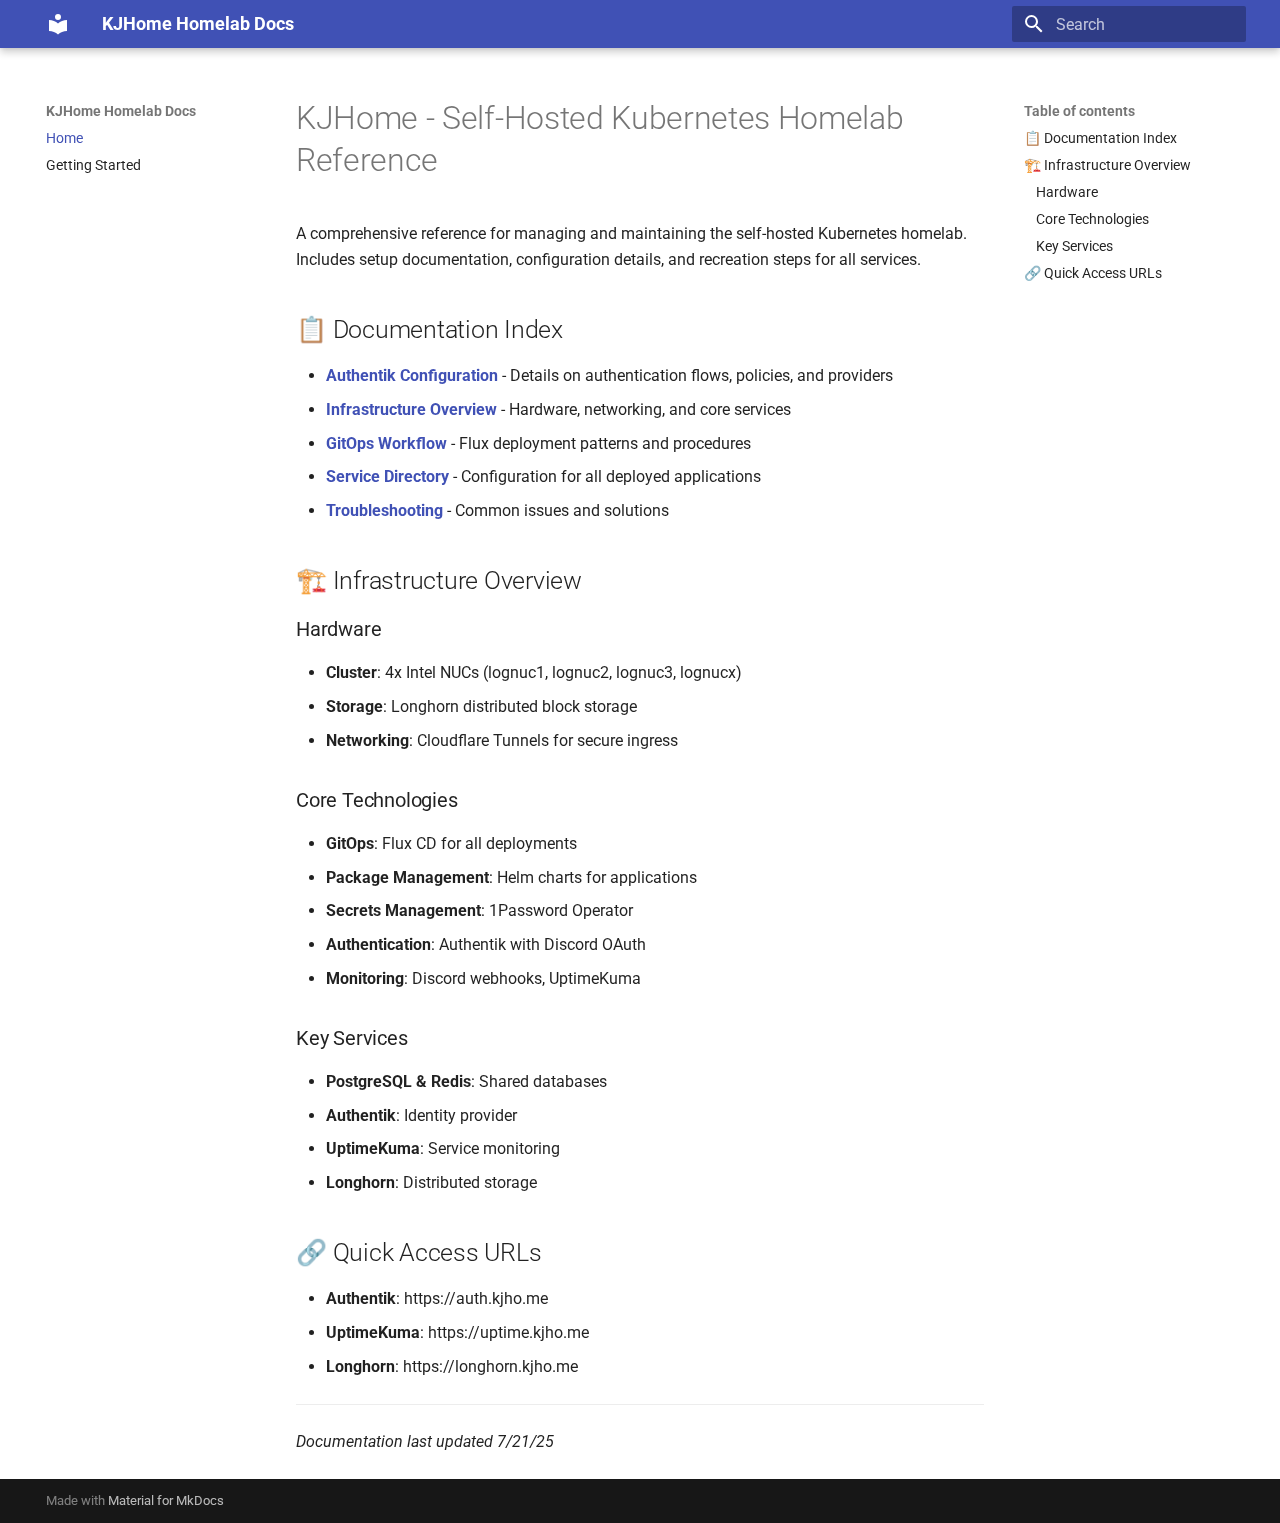
<file: docs/html/index.html>
<!doctype html>
<html lang="en" class="no-js">
  <head>
    
      <meta charset="utf-8">
      <meta name="viewport" content="width=device-width,initial-scale=1">
      
      
      
      
      
        <link rel="next" href="getting-started/">
      
      
      <link rel="icon" href="assets/images/favicon.png">
      <meta name="generator" content="mkdocs-1.6.1, mkdocs-material-9.6.15">
    
    
      
        <title>KJHome Homelab Docs</title>
      
    
    
      <link rel="stylesheet" href="assets/stylesheets/main.342714a4.min.css">
      
      


    
    
      
    
    
      
        
        
        <link rel="preconnect" href="https://fonts.gstatic.com" crossorigin>
        <link rel="stylesheet" href="https://fonts.googleapis.com/css?family=Roboto:300,300i,400,400i,700,700i%7CRoboto+Mono:400,400i,700,700i&display=fallback">
        <style>:root{--md-text-font:"Roboto";--md-code-font:"Roboto Mono"}</style>
      
    
    
    <script>__md_scope=new URL(".",location),__md_hash=e=>[...e].reduce(((e,_)=>(e<<5)-e+_.charCodeAt(0)),0),__md_get=(e,_=localStorage,t=__md_scope)=>JSON.parse(_.getItem(t.pathname+"."+e)),__md_set=(e,_,t=localStorage,a=__md_scope)=>{try{t.setItem(a.pathname+"."+e,JSON.stringify(_))}catch(e){}}</script>
    
      

    
    
    
  </head>
  
  
    <body dir="ltr">
  
    
    <input class="md-toggle" data-md-toggle="drawer" type="checkbox" id="__drawer" autocomplete="off">
    <input class="md-toggle" data-md-toggle="search" type="checkbox" id="__search" autocomplete="off">
    <label class="md-overlay" for="__drawer"></label>
    <div data-md-component="skip">
      
        
        <a href="#kjhome-self-hosted-kubernetes-homelab-reference" class="md-skip">
          Skip to content
        </a>
      
    </div>
    <div data-md-component="announce">
      
    </div>
    
    
      

  

<header class="md-header md-header--shadow" data-md-component="header">
  <nav class="md-header__inner md-grid" aria-label="Header">
    <a href="." title="KJHome Homelab Docs" class="md-header__button md-logo" aria-label="KJHome Homelab Docs" data-md-component="logo">
      
  
  <svg xmlns="http://www.w3.org/2000/svg" viewBox="0 0 24 24"><path d="M12 8a3 3 0 0 0 3-3 3 3 0 0 0-3-3 3 3 0 0 0-3 3 3 3 0 0 0 3 3m0 3.54C9.64 9.35 6.5 8 3 8v11c3.5 0 6.64 1.35 9 3.54 2.36-2.19 5.5-3.54 9-3.54V8c-3.5 0-6.64 1.35-9 3.54"/></svg>

    </a>
    <label class="md-header__button md-icon" for="__drawer">
      
      <svg xmlns="http://www.w3.org/2000/svg" viewBox="0 0 24 24"><path d="M3 6h18v2H3zm0 5h18v2H3zm0 5h18v2H3z"/></svg>
    </label>
    <div class="md-header__title" data-md-component="header-title">
      <div class="md-header__ellipsis">
        <div class="md-header__topic">
          <span class="md-ellipsis">
            KJHome Homelab Docs
          </span>
        </div>
        <div class="md-header__topic" data-md-component="header-topic">
          <span class="md-ellipsis">
            
              Home
            
          </span>
        </div>
      </div>
    </div>
    
    
      <script>var palette=__md_get("__palette");if(palette&&palette.color){if("(prefers-color-scheme)"===palette.color.media){var media=matchMedia("(prefers-color-scheme: light)"),input=document.querySelector(media.matches?"[data-md-color-media='(prefers-color-scheme: light)']":"[data-md-color-media='(prefers-color-scheme: dark)']");palette.color.media=input.getAttribute("data-md-color-media"),palette.color.scheme=input.getAttribute("data-md-color-scheme"),palette.color.primary=input.getAttribute("data-md-color-primary"),palette.color.accent=input.getAttribute("data-md-color-accent")}for(var[key,value]of Object.entries(palette.color))document.body.setAttribute("data-md-color-"+key,value)}</script>
    
    
    
      
      
        <label class="md-header__button md-icon" for="__search">
          
          <svg xmlns="http://www.w3.org/2000/svg" viewBox="0 0 24 24"><path d="M9.5 3A6.5 6.5 0 0 1 16 9.5c0 1.61-.59 3.09-1.56 4.23l.27.27h.79l5 5-1.5 1.5-5-5v-.79l-.27-.27A6.52 6.52 0 0 1 9.5 16 6.5 6.5 0 0 1 3 9.5 6.5 6.5 0 0 1 9.5 3m0 2C7 5 5 7 5 9.5S7 14 9.5 14 14 12 14 9.5 12 5 9.5 5"/></svg>
        </label>
        <div class="md-search" data-md-component="search" role="dialog">
  <label class="md-search__overlay" for="__search"></label>
  <div class="md-search__inner" role="search">
    <form class="md-search__form" name="search">
      <input type="text" class="md-search__input" name="query" aria-label="Search" placeholder="Search" autocapitalize="off" autocorrect="off" autocomplete="off" spellcheck="false" data-md-component="search-query" required>
      <label class="md-search__icon md-icon" for="__search">
        
        <svg xmlns="http://www.w3.org/2000/svg" viewBox="0 0 24 24"><path d="M9.5 3A6.5 6.5 0 0 1 16 9.5c0 1.61-.59 3.09-1.56 4.23l.27.27h.79l5 5-1.5 1.5-5-5v-.79l-.27-.27A6.52 6.52 0 0 1 9.5 16 6.5 6.5 0 0 1 3 9.5 6.5 6.5 0 0 1 9.5 3m0 2C7 5 5 7 5 9.5S7 14 9.5 14 14 12 14 9.5 12 5 9.5 5"/></svg>
        
        <svg xmlns="http://www.w3.org/2000/svg" viewBox="0 0 24 24"><path d="M20 11v2H8l5.5 5.5-1.42 1.42L4.16 12l7.92-7.92L13.5 5.5 8 11z"/></svg>
      </label>
      <nav class="md-search__options" aria-label="Search">
        
        <button type="reset" class="md-search__icon md-icon" title="Clear" aria-label="Clear" tabindex="-1">
          
          <svg xmlns="http://www.w3.org/2000/svg" viewBox="0 0 24 24"><path d="M19 6.41 17.59 5 12 10.59 6.41 5 5 6.41 10.59 12 5 17.59 6.41 19 12 13.41 17.59 19 19 17.59 13.41 12z"/></svg>
        </button>
      </nav>
      
    </form>
    <div class="md-search__output">
      <div class="md-search__scrollwrap" tabindex="0" data-md-scrollfix>
        <div class="md-search-result" data-md-component="search-result">
          <div class="md-search-result__meta">
            Initializing search
          </div>
          <ol class="md-search-result__list" role="presentation"></ol>
        </div>
      </div>
    </div>
  </div>
</div>
      
    
    
  </nav>
  
</header>
    
    <div class="md-container" data-md-component="container">
      
      
        
          
        
      
      <main class="md-main" data-md-component="main">
        <div class="md-main__inner md-grid">
          
            
              
              <div class="md-sidebar md-sidebar--primary" data-md-component="sidebar" data-md-type="navigation" >
                <div class="md-sidebar__scrollwrap">
                  <div class="md-sidebar__inner">
                    



<nav class="md-nav md-nav--primary" aria-label="Navigation" data-md-level="0">
  <label class="md-nav__title" for="__drawer">
    <a href="." title="KJHome Homelab Docs" class="md-nav__button md-logo" aria-label="KJHome Homelab Docs" data-md-component="logo">
      
  
  <svg xmlns="http://www.w3.org/2000/svg" viewBox="0 0 24 24"><path d="M12 8a3 3 0 0 0 3-3 3 3 0 0 0-3-3 3 3 0 0 0-3 3 3 3 0 0 0 3 3m0 3.54C9.64 9.35 6.5 8 3 8v11c3.5 0 6.64 1.35 9 3.54 2.36-2.19 5.5-3.54 9-3.54V8c-3.5 0-6.64 1.35-9 3.54"/></svg>

    </a>
    KJHome Homelab Docs
  </label>
  
  <ul class="md-nav__list" data-md-scrollfix>
    
      
      
  
  
    
  
  
  
    <li class="md-nav__item md-nav__item--active">
      
      <input class="md-nav__toggle md-toggle" type="checkbox" id="__toc">
      
      
        
      
      
        <label class="md-nav__link md-nav__link--active" for="__toc">
          
  
  
  <span class="md-ellipsis">
    Home
    
  </span>
  

          <span class="md-nav__icon md-icon"></span>
        </label>
      
      <a href="." class="md-nav__link md-nav__link--active">
        
  
  
  <span class="md-ellipsis">
    Home
    
  </span>
  

      </a>
      
        

<nav class="md-nav md-nav--secondary" aria-label="Table of contents">
  
  
  
    
  
  
    <label class="md-nav__title" for="__toc">
      <span class="md-nav__icon md-icon"></span>
      Table of contents
    </label>
    <ul class="md-nav__list" data-md-component="toc" data-md-scrollfix>
      
        <li class="md-nav__item">
  <a href="#documentation-index" class="md-nav__link">
    <span class="md-ellipsis">
      📋 Documentation Index
    </span>
  </a>
  
</li>
      
        <li class="md-nav__item">
  <a href="#infrastructure-overview" class="md-nav__link">
    <span class="md-ellipsis">
      🏗️ Infrastructure Overview
    </span>
  </a>
  
    <nav class="md-nav" aria-label="🏗️ Infrastructure Overview">
      <ul class="md-nav__list">
        
          <li class="md-nav__item">
  <a href="#hardware" class="md-nav__link">
    <span class="md-ellipsis">
      Hardware
    </span>
  </a>
  
</li>
        
          <li class="md-nav__item">
  <a href="#core-technologies" class="md-nav__link">
    <span class="md-ellipsis">
      Core Technologies
    </span>
  </a>
  
</li>
        
          <li class="md-nav__item">
  <a href="#key-services" class="md-nav__link">
    <span class="md-ellipsis">
      Key Services
    </span>
  </a>
  
</li>
        
      </ul>
    </nav>
  
</li>
      
        <li class="md-nav__item">
  <a href="#quick-access-urls" class="md-nav__link">
    <span class="md-ellipsis">
      🔗 Quick Access URLs
    </span>
  </a>
  
</li>
      
    </ul>
  
</nav>
      
    </li>
  

    
      
      
  
  
  
  
    <li class="md-nav__item">
      <a href="getting-started/" class="md-nav__link">
        
  
  
  <span class="md-ellipsis">
    Getting Started
    
  </span>
  

      </a>
    </li>
  

    
  </ul>
</nav>
                  </div>
                </div>
              </div>
            
            
              
              <div class="md-sidebar md-sidebar--secondary" data-md-component="sidebar" data-md-type="toc" >
                <div class="md-sidebar__scrollwrap">
                  <div class="md-sidebar__inner">
                    

<nav class="md-nav md-nav--secondary" aria-label="Table of contents">
  
  
  
    
  
  
    <label class="md-nav__title" for="__toc">
      <span class="md-nav__icon md-icon"></span>
      Table of contents
    </label>
    <ul class="md-nav__list" data-md-component="toc" data-md-scrollfix>
      
        <li class="md-nav__item">
  <a href="#documentation-index" class="md-nav__link">
    <span class="md-ellipsis">
      📋 Documentation Index
    </span>
  </a>
  
</li>
      
        <li class="md-nav__item">
  <a href="#infrastructure-overview" class="md-nav__link">
    <span class="md-ellipsis">
      🏗️ Infrastructure Overview
    </span>
  </a>
  
    <nav class="md-nav" aria-label="🏗️ Infrastructure Overview">
      <ul class="md-nav__list">
        
          <li class="md-nav__item">
  <a href="#hardware" class="md-nav__link">
    <span class="md-ellipsis">
      Hardware
    </span>
  </a>
  
</li>
        
          <li class="md-nav__item">
  <a href="#core-technologies" class="md-nav__link">
    <span class="md-ellipsis">
      Core Technologies
    </span>
  </a>
  
</li>
        
          <li class="md-nav__item">
  <a href="#key-services" class="md-nav__link">
    <span class="md-ellipsis">
      Key Services
    </span>
  </a>
  
</li>
        
      </ul>
    </nav>
  
</li>
      
        <li class="md-nav__item">
  <a href="#quick-access-urls" class="md-nav__link">
    <span class="md-ellipsis">
      🔗 Quick Access URLs
    </span>
  </a>
  
</li>
      
    </ul>
  
</nav>
                  </div>
                </div>
              </div>
            
          
          
            <div class="md-content" data-md-component="content">
              <article class="md-content__inner md-typeset">
                
                  



<h1 id="kjhome-self-hosted-kubernetes-homelab-reference">KJHome - Self-Hosted Kubernetes Homelab Reference</h1>
<p>A comprehensive reference for managing and maintaining the self-hosted Kubernetes homelab. Includes setup documentation, configuration details, and recreation steps for all services.</p>
<h2 id="documentation-index">📋 Documentation Index</h2>
<ul>
<li><a href="Authentik-Configuration"><strong>Authentik Configuration</strong></a> - Details on authentication flows, policies, and providers</li>
<li><a href="Infrastructure-Overview"><strong>Infrastructure Overview</strong></a> - Hardware, networking, and core services</li>
<li><a href="GitOps-Workflow"><strong>GitOps Workflow</strong></a> - Flux deployment patterns and procedures</li>
<li><a href="Service-Directory"><strong>Service Directory</strong></a> - Configuration for all deployed applications</li>
<li><a href="Troubleshooting"><strong>Troubleshooting</strong></a> - Common issues and solutions</li>
</ul>
<h2 id="infrastructure-overview">🏗️ Infrastructure Overview</h2>
<h3 id="hardware">Hardware</h3>
<ul>
<li><strong>Cluster</strong>: 4x Intel NUCs (lognuc1, lognuc2, lognuc3, lognucx)</li>
<li><strong>Storage</strong>: Longhorn distributed block storage</li>
<li><strong>Networking</strong>: Cloudflare Tunnels for secure ingress</li>
</ul>
<h3 id="core-technologies">Core Technologies</h3>
<ul>
<li><strong>GitOps</strong>: Flux CD for all deployments</li>
<li><strong>Package Management</strong>: Helm charts for applications</li>
<li><strong>Secrets Management</strong>: 1Password Operator</li>
<li><strong>Authentication</strong>: Authentik with Discord OAuth</li>
<li><strong>Monitoring</strong>: Discord webhooks, UptimeKuma</li>
</ul>
<h3 id="key-services">Key Services</h3>
<ul>
<li><strong>PostgreSQL &amp; Redis</strong>: Shared databases</li>
<li><strong>Authentik</strong>: Identity provider</li>
<li><strong>UptimeKuma</strong>: Service monitoring</li>
<li><strong>Longhorn</strong>: Distributed storage</li>
</ul>
<h2 id="quick-access-urls">🔗 Quick Access URLs</h2>
<ul>
<li><strong>Authentik</strong>: https://auth.kjho.me</li>
<li><strong>UptimeKuma</strong>: https://uptime.kjho.me</li>
<li><strong>Longhorn</strong>: https://longhorn.kjho.me</li>
</ul>
<hr />
<p><em>Documentation last updated 7/21/25</em></p>












                
              </article>
            </div>
          
          
<script>var target=document.getElementById(location.hash.slice(1));target&&target.name&&(target.checked=target.name.startsWith("__tabbed_"))</script>
        </div>
        
      </main>
      
        <footer class="md-footer">
  
  <div class="md-footer-meta md-typeset">
    <div class="md-footer-meta__inner md-grid">
      <div class="md-copyright">
  
  
    Made with
    <a href="https://squidfunk.github.io/mkdocs-material/" target="_blank" rel="noopener">
      Material for MkDocs
    </a>
  
</div>
      
    </div>
  </div>
</footer>
      
    </div>
    <div class="md-dialog" data-md-component="dialog">
      <div class="md-dialog__inner md-typeset"></div>
    </div>
    
    
    
      
      <script id="__config" type="application/json">{"base": ".", "features": [], "search": "assets/javascripts/workers/search.d50fe291.min.js", "tags": null, "translations": {"clipboard.copied": "Copied to clipboard", "clipboard.copy": "Copy to clipboard", "search.result.more.one": "1 more on this page", "search.result.more.other": "# more on this page", "search.result.none": "No matching documents", "search.result.one": "1 matching document", "search.result.other": "# matching documents", "search.result.placeholder": "Type to start searching", "search.result.term.missing": "Missing", "select.version": "Select version"}, "version": null}</script>
    
    
      <script src="assets/javascripts/bundle.56ea9cef.min.js"></script>
      
    
  </body>
</html>
</file>
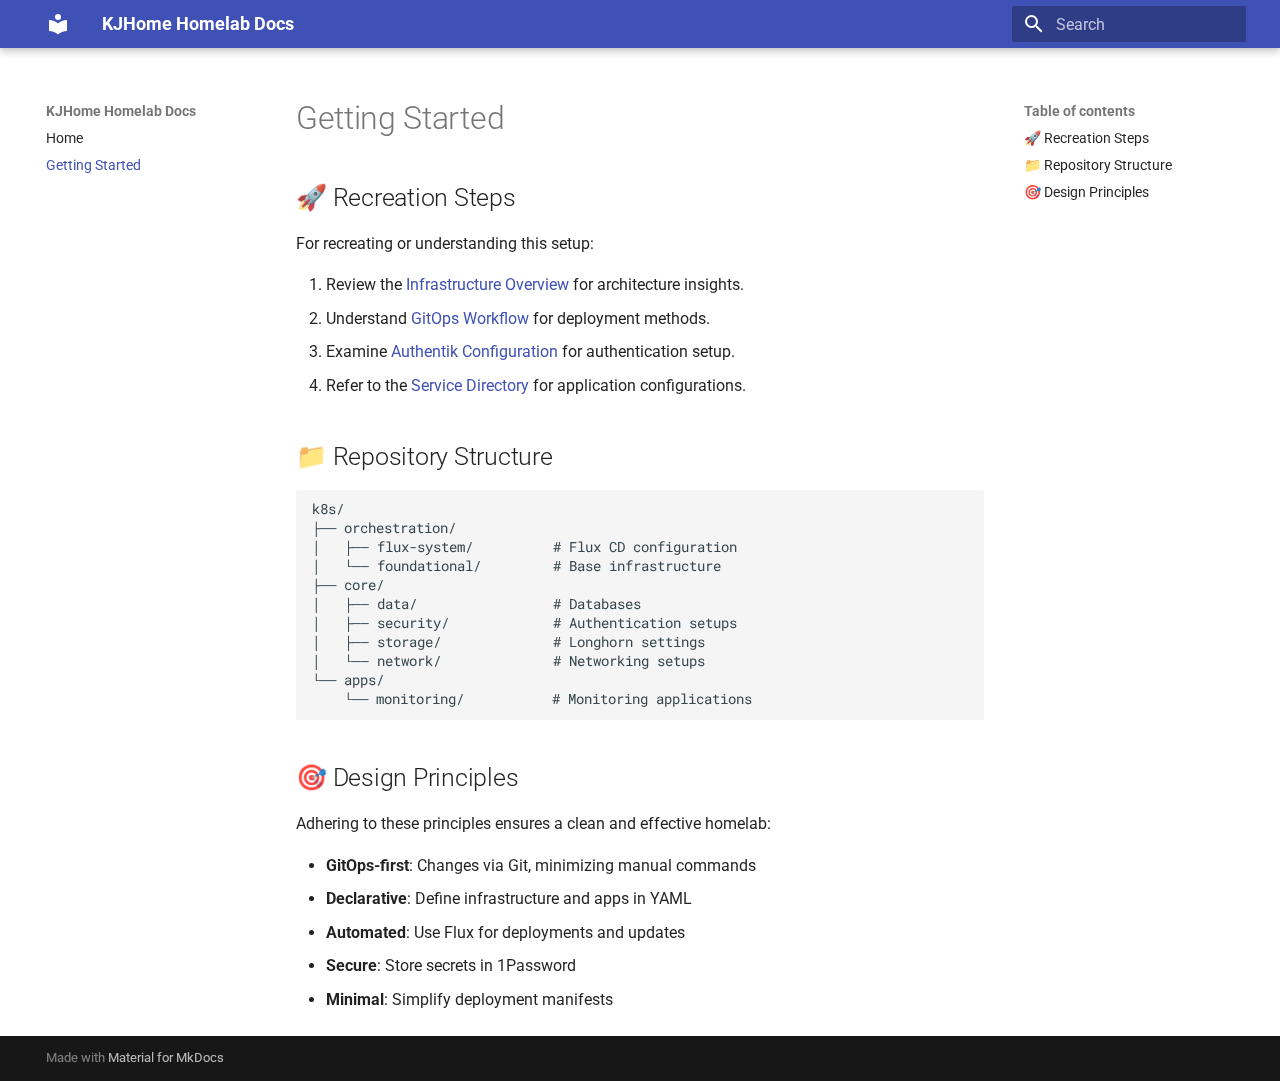
<file: docs/html/getting-started/index.html>
<!doctype html>
<html lang="en" class="no-js">
  <head>
    
      <meta charset="utf-8">
      <meta name="viewport" content="width=device-width,initial-scale=1">
      
      
      
      
        <link rel="prev" href="..">
      
      
      
      <link rel="icon" href="../assets/images/favicon.png">
      <meta name="generator" content="mkdocs-1.6.1, mkdocs-material-9.6.15">
    
    
      
        <title>Getting Started - KJHome Homelab Docs</title>
      
    
    
      <link rel="stylesheet" href="../assets/stylesheets/main.342714a4.min.css">
      
      


    
    
      
    
    
      
        
        
        <link rel="preconnect" href="https://fonts.gstatic.com" crossorigin>
        <link rel="stylesheet" href="https://fonts.googleapis.com/css?family=Roboto:300,300i,400,400i,700,700i%7CRoboto+Mono:400,400i,700,700i&display=fallback">
        <style>:root{--md-text-font:"Roboto";--md-code-font:"Roboto Mono"}</style>
      
    
    
    <script>__md_scope=new URL("..",location),__md_hash=e=>[...e].reduce(((e,_)=>(e<<5)-e+_.charCodeAt(0)),0),__md_get=(e,_=localStorage,t=__md_scope)=>JSON.parse(_.getItem(t.pathname+"."+e)),__md_set=(e,_,t=localStorage,a=__md_scope)=>{try{t.setItem(a.pathname+"."+e,JSON.stringify(_))}catch(e){}}</script>
    
      

    
    
    
  </head>
  
  
    <body dir="ltr">
  
    
    <input class="md-toggle" data-md-toggle="drawer" type="checkbox" id="__drawer" autocomplete="off">
    <input class="md-toggle" data-md-toggle="search" type="checkbox" id="__search" autocomplete="off">
    <label class="md-overlay" for="__drawer"></label>
    <div data-md-component="skip">
      
        
        <a href="#getting-started" class="md-skip">
          Skip to content
        </a>
      
    </div>
    <div data-md-component="announce">
      
    </div>
    
    
      

  

<header class="md-header md-header--shadow" data-md-component="header">
  <nav class="md-header__inner md-grid" aria-label="Header">
    <a href=".." title="KJHome Homelab Docs" class="md-header__button md-logo" aria-label="KJHome Homelab Docs" data-md-component="logo">
      
  
  <svg xmlns="http://www.w3.org/2000/svg" viewBox="0 0 24 24"><path d="M12 8a3 3 0 0 0 3-3 3 3 0 0 0-3-3 3 3 0 0 0-3 3 3 3 0 0 0 3 3m0 3.54C9.64 9.35 6.5 8 3 8v11c3.5 0 6.64 1.35 9 3.54 2.36-2.19 5.5-3.54 9-3.54V8c-3.5 0-6.64 1.35-9 3.54"/></svg>

    </a>
    <label class="md-header__button md-icon" for="__drawer">
      
      <svg xmlns="http://www.w3.org/2000/svg" viewBox="0 0 24 24"><path d="M3 6h18v2H3zm0 5h18v2H3zm0 5h18v2H3z"/></svg>
    </label>
    <div class="md-header__title" data-md-component="header-title">
      <div class="md-header__ellipsis">
        <div class="md-header__topic">
          <span class="md-ellipsis">
            KJHome Homelab Docs
          </span>
        </div>
        <div class="md-header__topic" data-md-component="header-topic">
          <span class="md-ellipsis">
            
              Getting Started
            
          </span>
        </div>
      </div>
    </div>
    
    
      <script>var palette=__md_get("__palette");if(palette&&palette.color){if("(prefers-color-scheme)"===palette.color.media){var media=matchMedia("(prefers-color-scheme: light)"),input=document.querySelector(media.matches?"[data-md-color-media='(prefers-color-scheme: light)']":"[data-md-color-media='(prefers-color-scheme: dark)']");palette.color.media=input.getAttribute("data-md-color-media"),palette.color.scheme=input.getAttribute("data-md-color-scheme"),palette.color.primary=input.getAttribute("data-md-color-primary"),palette.color.accent=input.getAttribute("data-md-color-accent")}for(var[key,value]of Object.entries(palette.color))document.body.setAttribute("data-md-color-"+key,value)}</script>
    
    
    
      
      
        <label class="md-header__button md-icon" for="__search">
          
          <svg xmlns="http://www.w3.org/2000/svg" viewBox="0 0 24 24"><path d="M9.5 3A6.5 6.5 0 0 1 16 9.5c0 1.61-.59 3.09-1.56 4.23l.27.27h.79l5 5-1.5 1.5-5-5v-.79l-.27-.27A6.52 6.52 0 0 1 9.5 16 6.5 6.5 0 0 1 3 9.5 6.5 6.5 0 0 1 9.5 3m0 2C7 5 5 7 5 9.5S7 14 9.5 14 14 12 14 9.5 12 5 9.5 5"/></svg>
        </label>
        <div class="md-search" data-md-component="search" role="dialog">
  <label class="md-search__overlay" for="__search"></label>
  <div class="md-search__inner" role="search">
    <form class="md-search__form" name="search">
      <input type="text" class="md-search__input" name="query" aria-label="Search" placeholder="Search" autocapitalize="off" autocorrect="off" autocomplete="off" spellcheck="false" data-md-component="search-query" required>
      <label class="md-search__icon md-icon" for="__search">
        
        <svg xmlns="http://www.w3.org/2000/svg" viewBox="0 0 24 24"><path d="M9.5 3A6.5 6.5 0 0 1 16 9.5c0 1.61-.59 3.09-1.56 4.23l.27.27h.79l5 5-1.5 1.5-5-5v-.79l-.27-.27A6.52 6.52 0 0 1 9.5 16 6.5 6.5 0 0 1 3 9.5 6.5 6.5 0 0 1 9.5 3m0 2C7 5 5 7 5 9.5S7 14 9.5 14 14 12 14 9.5 12 5 9.5 5"/></svg>
        
        <svg xmlns="http://www.w3.org/2000/svg" viewBox="0 0 24 24"><path d="M20 11v2H8l5.5 5.5-1.42 1.42L4.16 12l7.92-7.92L13.5 5.5 8 11z"/></svg>
      </label>
      <nav class="md-search__options" aria-label="Search">
        
        <button type="reset" class="md-search__icon md-icon" title="Clear" aria-label="Clear" tabindex="-1">
          
          <svg xmlns="http://www.w3.org/2000/svg" viewBox="0 0 24 24"><path d="M19 6.41 17.59 5 12 10.59 6.41 5 5 6.41 10.59 12 5 17.59 6.41 19 12 13.41 17.59 19 19 17.59 13.41 12z"/></svg>
        </button>
      </nav>
      
    </form>
    <div class="md-search__output">
      <div class="md-search__scrollwrap" tabindex="0" data-md-scrollfix>
        <div class="md-search-result" data-md-component="search-result">
          <div class="md-search-result__meta">
            Initializing search
          </div>
          <ol class="md-search-result__list" role="presentation"></ol>
        </div>
      </div>
    </div>
  </div>
</div>
      
    
    
  </nav>
  
</header>
    
    <div class="md-container" data-md-component="container">
      
      
        
          
        
      
      <main class="md-main" data-md-component="main">
        <div class="md-main__inner md-grid">
          
            
              
              <div class="md-sidebar md-sidebar--primary" data-md-component="sidebar" data-md-type="navigation" >
                <div class="md-sidebar__scrollwrap">
                  <div class="md-sidebar__inner">
                    



<nav class="md-nav md-nav--primary" aria-label="Navigation" data-md-level="0">
  <label class="md-nav__title" for="__drawer">
    <a href=".." title="KJHome Homelab Docs" class="md-nav__button md-logo" aria-label="KJHome Homelab Docs" data-md-component="logo">
      
  
  <svg xmlns="http://www.w3.org/2000/svg" viewBox="0 0 24 24"><path d="M12 8a3 3 0 0 0 3-3 3 3 0 0 0-3-3 3 3 0 0 0-3 3 3 3 0 0 0 3 3m0 3.54C9.64 9.35 6.5 8 3 8v11c3.5 0 6.64 1.35 9 3.54 2.36-2.19 5.5-3.54 9-3.54V8c-3.5 0-6.64 1.35-9 3.54"/></svg>

    </a>
    KJHome Homelab Docs
  </label>
  
  <ul class="md-nav__list" data-md-scrollfix>
    
      
      
  
  
  
  
    <li class="md-nav__item">
      <a href=".." class="md-nav__link">
        
  
  
  <span class="md-ellipsis">
    Home
    
  </span>
  

      </a>
    </li>
  

    
      
      
  
  
    
  
  
  
    <li class="md-nav__item md-nav__item--active">
      
      <input class="md-nav__toggle md-toggle" type="checkbox" id="__toc">
      
      
        
      
      
        <label class="md-nav__link md-nav__link--active" for="__toc">
          
  
  
  <span class="md-ellipsis">
    Getting Started
    
  </span>
  

          <span class="md-nav__icon md-icon"></span>
        </label>
      
      <a href="./" class="md-nav__link md-nav__link--active">
        
  
  
  <span class="md-ellipsis">
    Getting Started
    
  </span>
  

      </a>
      
        

<nav class="md-nav md-nav--secondary" aria-label="Table of contents">
  
  
  
    
  
  
    <label class="md-nav__title" for="__toc">
      <span class="md-nav__icon md-icon"></span>
      Table of contents
    </label>
    <ul class="md-nav__list" data-md-component="toc" data-md-scrollfix>
      
        <li class="md-nav__item">
  <a href="#recreation-steps" class="md-nav__link">
    <span class="md-ellipsis">
      🚀 Recreation Steps
    </span>
  </a>
  
</li>
      
        <li class="md-nav__item">
  <a href="#repository-structure" class="md-nav__link">
    <span class="md-ellipsis">
      📁 Repository Structure
    </span>
  </a>
  
</li>
      
        <li class="md-nav__item">
  <a href="#design-principles" class="md-nav__link">
    <span class="md-ellipsis">
      🎯 Design Principles
    </span>
  </a>
  
</li>
      
    </ul>
  
</nav>
      
    </li>
  

    
  </ul>
</nav>
                  </div>
                </div>
              </div>
            
            
              
              <div class="md-sidebar md-sidebar--secondary" data-md-component="sidebar" data-md-type="toc" >
                <div class="md-sidebar__scrollwrap">
                  <div class="md-sidebar__inner">
                    

<nav class="md-nav md-nav--secondary" aria-label="Table of contents">
  
  
  
    
  
  
    <label class="md-nav__title" for="__toc">
      <span class="md-nav__icon md-icon"></span>
      Table of contents
    </label>
    <ul class="md-nav__list" data-md-component="toc" data-md-scrollfix>
      
        <li class="md-nav__item">
  <a href="#recreation-steps" class="md-nav__link">
    <span class="md-ellipsis">
      🚀 Recreation Steps
    </span>
  </a>
  
</li>
      
        <li class="md-nav__item">
  <a href="#repository-structure" class="md-nav__link">
    <span class="md-ellipsis">
      📁 Repository Structure
    </span>
  </a>
  
</li>
      
        <li class="md-nav__item">
  <a href="#design-principles" class="md-nav__link">
    <span class="md-ellipsis">
      🎯 Design Principles
    </span>
  </a>
  
</li>
      
    </ul>
  
</nav>
                  </div>
                </div>
              </div>
            
          
          
            <div class="md-content" data-md-component="content">
              <article class="md-content__inner md-typeset">
                
                  



<h1 id="getting-started">Getting Started</h1>
<h2 id="recreation-steps">🚀 Recreation Steps</h2>
<p>For recreating or understanding this setup:</p>
<ol>
<li>Review the <a href="Infrastructure-Overview">Infrastructure Overview</a> for architecture insights.</li>
<li>Understand <a href="GitOps-Workflow">GitOps Workflow</a> for deployment methods.</li>
<li>Examine <a href="Authentik-Configuration">Authentik Configuration</a> for authentication setup.</li>
<li>Refer to the <a href="Service-Directory">Service Directory</a> for application configurations.</li>
</ol>
<h2 id="repository-structure">📁 Repository Structure</h2>
<pre><code>k8s/
├── orchestration/
│   ├── flux-system/          # Flux CD configuration
│   └── foundational/         # Base infrastructure
├── core/
│   ├── data/                 # Databases
│   ├── security/             # Authentication setups
│   ├── storage/              # Longhorn settings
│   └── network/              # Networking setups
└── apps/
    └── monitoring/           # Monitoring applications
</code></pre>
<h2 id="design-principles">🎯 Design Principles</h2>
<p>Adhering to these principles ensures a clean and effective homelab:</p>
<ul>
<li><strong>GitOps-first</strong>: Changes via Git, minimizing manual commands</li>
<li><strong>Declarative</strong>: Define infrastructure and apps in YAML</li>
<li><strong>Automated</strong>: Use Flux for deployments and updates</li>
<li><strong>Secure</strong>: Store secrets in 1Password</li>
<li><strong>Minimal</strong>: Simplify deployment manifests</li>
</ul>












                
              </article>
            </div>
          
          
<script>var target=document.getElementById(location.hash.slice(1));target&&target.name&&(target.checked=target.name.startsWith("__tabbed_"))</script>
        </div>
        
      </main>
      
        <footer class="md-footer">
  
  <div class="md-footer-meta md-typeset">
    <div class="md-footer-meta__inner md-grid">
      <div class="md-copyright">
  
  
    Made with
    <a href="https://squidfunk.github.io/mkdocs-material/" target="_blank" rel="noopener">
      Material for MkDocs
    </a>
  
</div>
      
    </div>
  </div>
</footer>
      
    </div>
    <div class="md-dialog" data-md-component="dialog">
      <div class="md-dialog__inner md-typeset"></div>
    </div>
    
    
    
      
      <script id="__config" type="application/json">{"base": "..", "features": [], "search": "../assets/javascripts/workers/search.d50fe291.min.js", "tags": null, "translations": {"clipboard.copied": "Copied to clipboard", "clipboard.copy": "Copy to clipboard", "search.result.more.one": "1 more on this page", "search.result.more.other": "# more on this page", "search.result.none": "No matching documents", "search.result.one": "1 matching document", "search.result.other": "# matching documents", "search.result.placeholder": "Type to start searching", "search.result.term.missing": "Missing", "select.version": "Select version"}, "version": null}</script>
    
    
      <script src="../assets/javascripts/bundle.56ea9cef.min.js"></script>
      
    
  </body>
</html>
</file>
<file: docs/html/assets/stylesheets/main.342714a4.min.css>
@charset "UTF-8";html{-webkit-text-size-adjust:none;-moz-text-size-adjust:none;text-size-adjust:none;box-sizing:border-box}*,:after,:before{box-sizing:inherit}@media (prefers-reduced-motion){*,:after,:before{transition:none!important}}body{margin:0}a,button,input,label{-webkit-tap-highlight-color:transparent}a{color:inherit;text-decoration:none}hr{border:0;box-sizing:initial;display:block;height:.05rem;overflow:visible;padding:0}small{font-size:80%}sub,sup{line-height:1em}img{border-style:none}table{border-collapse:initial;border-spacing:0}td,th{font-weight:400;vertical-align:top}button{background:#0000;border:0;font-family:inherit;font-size:inherit;margin:0;padding:0}input{border:0;outline:none}:root{--md-primary-fg-color:#4051b5;--md-primary-fg-color--light:#5d6cc0;--md-primary-fg-color--dark:#303fa1;--md-primary-bg-color:#fff;--md-primary-bg-color--light:#ffffffb3;--md-accent-fg-color:#526cfe;--md-accent-fg-color--transparent:#526cfe1a;--md-accent-bg-color:#fff;--md-accent-bg-color--light:#ffffffb3}[data-md-color-scheme=default]{color-scheme:light}[data-md-color-scheme=default] img[src$="#gh-dark-mode-only"],[data-md-color-scheme=default] img[src$="#only-dark"]{display:none}:root,[data-md-color-scheme=default]{--md-hue:225deg;--md-default-fg-color:#000000de;--md-default-fg-color--light:#0000008a;--md-default-fg-color--lighter:#00000052;--md-default-fg-color--lightest:#00000012;--md-default-bg-color:#fff;--md-default-bg-color--light:#ffffffb3;--md-default-bg-color--lighter:#ffffff4d;--md-default-bg-color--lightest:#ffffff1f;--md-code-fg-color:#36464e;--md-code-bg-color:#f5f5f5;--md-code-hl-color:#4287ff;--md-code-hl-color--light:#4287ff1a;--md-code-hl-number-color:#d52a2a;--md-code-hl-special-color:#db1457;--md-code-hl-function-color:#a846b9;--md-code-hl-constant-color:#6e59d9;--md-code-hl-keyword-color:#3f6ec6;--md-code-hl-string-color:#1c7d4d;--md-code-hl-name-color:var(--md-code-fg-color);--md-code-hl-operator-color:var(--md-default-fg-color--light);--md-code-hl-punctuation-color:var(--md-default-fg-color--light);--md-code-hl-comment-color:var(--md-default-fg-color--light);--md-code-hl-generic-color:var(--md-default-fg-color--light);--md-code-hl-variable-color:var(--md-default-fg-color--light);--md-typeset-color:var(--md-default-fg-color);--md-typeset-a-color:var(--md-primary-fg-color);--md-typeset-del-color:#f5503d26;--md-typeset-ins-color:#0bd57026;--md-typeset-kbd-color:#fafafa;--md-typeset-kbd-accent-color:#fff;--md-typeset-kbd-border-color:#b8b8b8;--md-typeset-mark-color:#ffff0080;--md-typeset-table-color:#0000001f;--md-typeset-table-color--light:rgba(0,0,0,.035);--md-admonition-fg-color:var(--md-default-fg-color);--md-admonition-bg-color:var(--md-default-bg-color);--md-warning-fg-color:#000000de;--md-warning-bg-color:#ff9;--md-footer-fg-color:#fff;--md-footer-fg-color--light:#ffffffb3;--md-footer-fg-color--lighter:#ffffff73;--md-footer-bg-color:#000000de;--md-footer-bg-color--dark:#00000052;--md-shadow-z1:0 0.2rem 0.5rem #0000000d,0 0 0.05rem #0000001a;--md-shadow-z2:0 0.2rem 0.5rem #0000001a,0 0 0.05rem #00000040;--md-shadow-z3:0 0.2rem 0.5rem #0003,0 0 0.05rem #00000059}.md-icon svg{fill:currentcolor;display:block;height:1.2rem;width:1.2rem}body{-webkit-font-smoothing:antialiased;-moz-osx-font-smoothing:grayscale;--md-text-font-family:var(--md-text-font,_),-apple-system,BlinkMacSystemFont,Helvetica,Arial,sans-serif;--md-code-font-family:var(--md-code-font,_),SFMono-Regular,Consolas,Menlo,monospace}aside,body,input{font-feature-settings:"kern","liga";color:var(--md-typeset-color);font-family:var(--md-text-font-family)}code,kbd,pre{font-feature-settings:"kern";font-family:var(--md-code-font-family)}:root{--md-typeset-table-sort-icon:url('data:image/svg+xml;charset=utf-8,<svg xmlns="http://www.w3.org/2000/svg" viewBox="0 0 24 24"><path d="m18 21-4-4h3V7h-3l4-4 4 4h-3v10h3M2 19v-2h10v2M2 13v-2h7v2M2 7V5h4v2z"/></svg>');--md-typeset-table-sort-icon--asc:url('data:image/svg+xml;charset=utf-8,<svg xmlns="http://www.w3.org/2000/svg" viewBox="0 0 24 24"><path d="M19 17h3l-4 4-4-4h3V3h2M2 17h10v2H2M6 5v2H2V5m0 6h7v2H2z"/></svg>');--md-typeset-table-sort-icon--desc:url('data:image/svg+xml;charset=utf-8,<svg xmlns="http://www.w3.org/2000/svg" viewBox="0 0 24 24"><path d="M19 7h3l-4-4-4 4h3v14h2M2 17h10v2H2M6 5v2H2V5m0 6h7v2H2z"/></svg>')}.md-typeset{-webkit-print-color-adjust:exact;color-adjust:exact;font-size:.8rem;line-height:1.6;overflow-wrap:break-word}@media print{.md-typeset{font-size:.68rem}}.md-typeset blockquote,.md-typeset dl,.md-typeset figure,.md-typeset ol,.md-typeset pre,.md-typeset ul{margin-bottom:1em;margin-top:1em}.md-typeset h1{color:var(--md-default-fg-color--light);font-size:2em;line-height:1.3;margin:0 0 1.25em}.md-typeset h1,.md-typeset h2{font-weight:300;letter-spacing:-.01em}.md-typeset h2{font-size:1.5625em;line-height:1.4;margin:1.6em 0 .64em}.md-typeset h3{font-size:1.25em;font-weight:400;letter-spacing:-.01em;line-height:1.5;margin:1.6em 0 .8em}.md-typeset h2+h3{margin-top:.8em}.md-typeset h4{font-weight:700;letter-spacing:-.01em;margin:1em 0}.md-typeset h5,.md-typeset h6{color:var(--md-default-fg-color--light);font-size:.8em;font-weight:700;letter-spacing:-.01em;margin:1.25em 0}.md-typeset h5{text-transform:uppercase}.md-typeset h5 code{text-transform:none}.md-typeset hr{border-bottom:.05rem solid var(--md-default-fg-color--lightest);display:flow-root;margin:1.5em 0}.md-typeset a{color:var(--md-typeset-a-color);word-break:break-word}.md-typeset a,.md-typeset a:before{transition:color 125ms}.md-typeset a:focus,.md-typeset a:hover{color:var(--md-accent-fg-color)}.md-typeset a:focus code,.md-typeset a:hover code{background-color:var(--md-accent-fg-color--transparent)}.md-typeset a code{color:currentcolor;transition:background-color 125ms}.md-typeset a.focus-visible{outline-color:var(--md-accent-fg-color);outline-offset:.2rem}.md-typeset code,.md-typeset kbd,.md-typeset pre{color:var(--md-code-fg-color);direction:ltr;font-variant-ligatures:none}@media print{.md-typeset code,.md-typeset kbd,.md-typeset pre{white-space:pre-wrap}}.md-typeset code{background-color:var(--md-code-bg-color);border-radius:.1rem;-webkit-box-decoration-break:clone;box-decoration-break:clone;font-size:.85em;padding:0 .2941176471em;word-break:break-word}.md-typeset code:not(.focus-visible){-webkit-tap-highlight-color:transparent;outline:none}.md-typeset pre{display:flow-root;line-height:1.4;position:relative}.md-typeset pre>code{-webkit-box-decoration-break:slice;box-decoration-break:slice;box-shadow:none;display:block;margin:0;outline-color:var(--md-accent-fg-color);overflow:auto;padding:.7720588235em 1.1764705882em;scrollbar-color:var(--md-default-fg-color--lighter) #0000;scrollbar-width:thin;touch-action:auto;word-break:normal}.md-typeset pre>code:hover{scrollbar-color:var(--md-accent-fg-color) #0000}.md-typeset pre>code::-webkit-scrollbar{height:.2rem;width:.2rem}.md-typeset pre>code::-webkit-scrollbar-thumb{background-color:var(--md-default-fg-color--lighter)}.md-typeset pre>code::-webkit-scrollbar-thumb:hover{background-color:var(--md-accent-fg-color)}.md-typeset kbd{background-color:var(--md-typeset-kbd-color);border-radius:.1rem;box-shadow:0 .1rem 0 .05rem var(--md-typeset-kbd-border-color),0 .1rem 0 var(--md-typeset-kbd-border-color),0 -.1rem .2rem var(--md-typeset-kbd-accent-color) inset;color:var(--md-default-fg-color);display:inline-block;font-size:.75em;padding:0 .6666666667em;vertical-align:text-top;word-break:break-word}.md-typeset mark{background-color:var(--md-typeset-mark-color);-webkit-box-decoration-break:clone;box-decoration-break:clone;color:inherit;word-break:break-word}.md-typeset abbr{border-bottom:.05rem dotted var(--md-default-fg-color--light);cursor:help;text-decoration:none}.md-typeset small{opacity:.75}[dir=ltr] .md-typeset sub,[dir=ltr] .md-typeset sup{margin-left:.078125em}[dir=rtl] .md-typeset sub,[dir=rtl] .md-typeset sup{margin-right:.078125em}[dir=ltr] .md-typeset blockquote{padding-left:.6rem}[dir=rtl] .md-typeset blockquote{padding-right:.6rem}[dir=ltr] .md-typeset blockquote{border-left:.2rem solid var(--md-default-fg-color--lighter)}[dir=rtl] .md-typeset blockquote{border-right:.2rem solid var(--md-default-fg-color--lighter)}.md-typeset blockquote{color:var(--md-default-fg-color--light);margin-left:0;margin-right:0}.md-typeset ul{list-style-type:disc}.md-typeset ul[type]{list-style-type:revert-layer}[dir=ltr] .md-typeset ol,[dir=ltr] .md-typeset ul{margin-left:.625em}[dir=rtl] .md-typeset ol,[dir=rtl] .md-typeset ul{margin-right:.625em}.md-typeset ol,.md-typeset ul{padding:0}.md-typeset ol:not([hidden]),.md-typeset ul:not([hidden]){display:flow-root}.md-typeset ol ol,.md-typeset ul ol{list-style-type:lower-alpha}.md-typeset ol ol ol,.md-typeset ul ol ol{list-style-type:lower-roman}.md-typeset ol ol ol ol,.md-typeset ul ol ol ol{list-style-type:upper-alpha}.md-typeset ol ol ol ol ol,.md-typeset ul ol ol ol ol{list-style-type:upper-roman}.md-typeset ol[type],.md-typeset ul[type]{list-style-type:revert-layer}[dir=ltr] .md-typeset ol li,[dir=ltr] .md-typeset ul li{margin-left:1.25em}[dir=rtl] .md-typeset ol li,[dir=rtl] .md-typeset ul li{margin-right:1.25em}.md-typeset ol li,.md-typeset ul li{margin-bottom:.5em}.md-typeset ol li blockquote,.md-typeset ol li p,.md-typeset ul li blockquote,.md-typeset ul li p{margin:.5em 0}.md-typeset ol li:last-child,.md-typeset ul li:last-child{margin-bottom:0}[dir=ltr] .md-typeset ol li ol,[dir=ltr] .md-typeset ol li ul,[dir=ltr] .md-typeset ul li ol,[dir=ltr] .md-typeset ul li ul{margin-left:.625em}[dir=rtl] .md-typeset ol li ol,[dir=rtl] .md-typeset ol li ul,[dir=rtl] .md-typeset ul li ol,[dir=rtl] .md-typeset ul li ul{margin-right:.625em}.md-typeset ol li ol,.md-typeset ol li ul,.md-typeset ul li ol,.md-typeset ul li ul{margin-bottom:.5em;margin-top:.5em}[dir=ltr] .md-typeset dd{margin-left:1.875em}[dir=rtl] .md-typeset dd{margin-right:1.875em}.md-typeset dd{margin-bottom:1.5em;margin-top:1em}.md-typeset img,.md-typeset svg,.md-typeset video{height:auto;max-width:100%}.md-typeset img[align=left]{margin:1em 1em 1em 0}.md-typeset img[align=right]{margin:1em 0 1em 1em}.md-typeset img[align]:only-child{margin-top:0}.md-typeset figure{display:flow-root;margin:1em auto;max-width:100%;text-align:center;width:-moz-fit-content;width:fit-content}.md-typeset figure img{display:block;margin:0 auto}.md-typeset figcaption{font-style:italic;margin:1em auto;max-width:24rem}.md-typeset iframe{max-width:100%}.md-typeset table:not([class]){background-color:var(--md-default-bg-color);border:.05rem solid var(--md-typeset-table-color);border-radius:.1rem;display:inline-block;font-size:.64rem;max-width:100%;overflow:auto;touch-action:auto}@media print{.md-typeset table:not([class]){display:table}}.md-typeset table:not([class])+*{margin-top:1.5em}.md-typeset table:not([class]) td>:first-child,.md-typeset table:not([class]) th>:first-child{margin-top:0}.md-typeset table:not([class]) td>:last-child,.md-typeset table:not([class]) th>:last-child{margin-bottom:0}.md-typeset table:not([class]) td:not([align]),.md-typeset table:not([class]) th:not([align]){text-align:left}[dir=rtl] .md-typeset table:not([class]) td:not([align]),[dir=rtl] .md-typeset table:not([class]) th:not([align]){text-align:right}.md-typeset table:not([class]) th{font-weight:700;min-width:5rem;padding:.9375em 1.25em;vertical-align:top}.md-typeset table:not([class]) td{border-top:.05rem solid var(--md-typeset-table-color);padding:.9375em 1.25em;vertical-align:top}.md-typeset table:not([class]) tbody tr{transition:background-color 125ms}.md-typeset table:not([class]) tbody tr:hover{background-color:var(--md-typeset-table-color--light);box-shadow:0 .05rem 0 var(--md-default-bg-color) inset}.md-typeset table:not([class]) a{word-break:normal}.md-typeset table th[role=columnheader]{cursor:pointer}[dir=ltr] .md-typeset table th[role=columnheader]:after{margin-left:.5em}[dir=rtl] .md-typeset table th[role=columnheader]:after{margin-right:.5em}.md-typeset table th[role=columnheader]:after{content:"";display:inline-block;height:1.2em;-webkit-mask-image:var(--md-typeset-table-sort-icon);mask-image:var(--md-typeset-table-sort-icon);-webkit-mask-repeat:no-repeat;mask-repeat:no-repeat;-webkit-mask-size:contain;mask-size:contain;transition:background-color 125ms;vertical-align:text-bottom;width:1.2em}.md-typeset table th[role=columnheader]:hover:after{background-color:var(--md-default-fg-color--lighter)}.md-typeset table th[role=columnheader][aria-sort=ascending]:after{background-color:var(--md-default-fg-color--light);-webkit-mask-image:var(--md-typeset-table-sort-icon--asc);mask-image:var(--md-typeset-table-sort-icon--asc)}.md-typeset table th[role=columnheader][aria-sort=descending]:after{background-color:var(--md-default-fg-color--light);-webkit-mask-image:var(--md-typeset-table-sort-icon--desc);mask-image:var(--md-typeset-table-sort-icon--desc)}.md-typeset__scrollwrap{margin:1em -.8rem;overflow-x:auto;touch-action:auto}.md-typeset__table{display:inline-block;margin-bottom:.5em;padding:0 .8rem}@media print{.md-typeset__table{display:block}}html .md-typeset__table table{display:table;margin:0;overflow:hidden;width:100%}@media screen and (max-width:44.984375em){.md-content__inner>pre{margin:1em -.8rem}.md-content__inner>pre code{border-radius:0}}.md-typeset .md-author{border-radius:100%;display:block;flex-shrink:0;height:1.6rem;overflow:hidden;position:relative;transition:color 125ms,transform 125ms;width:1.6rem}.md-typeset .md-author img{display:block}.md-typeset .md-author--more{background:var(--md-default-fg-color--lightest);color:var(--md-default-fg-color--lighter);font-size:.6rem;font-weight:700;line-height:1.6rem;text-align:center}.md-typeset .md-author--long{height:2.4rem;width:2.4rem}.md-typeset a.md-author{transform:scale(1)}.md-typeset a.md-author img{border-radius:100%;filter:grayscale(100%) opacity(75%);transition:filter 125ms}.md-typeset a.md-author:focus,.md-typeset a.md-author:hover{transform:scale(1.1);z-index:1}.md-typeset a.md-author:focus img,.md-typeset a.md-author:hover img{filter:grayscale(0)}.md-banner{background-color:var(--md-footer-bg-color);color:var(--md-footer-fg-color);overflow:auto}@media print{.md-banner{display:none}}.md-banner--warning{background-color:var(--md-warning-bg-color);color:var(--md-warning-fg-color)}.md-banner__inner{font-size:.7rem;margin:.6rem auto;padding:0 .8rem}[dir=ltr] .md-banner__button{float:right}[dir=rtl] .md-banner__button{float:left}.md-banner__button{color:inherit;cursor:pointer;transition:opacity .25s}.no-js .md-banner__button{display:none}.md-banner__button:hover{opacity:.7}html{font-size:125%;height:100%;overflow-x:hidden}@media screen and (min-width:100em){html{font-size:137.5%}}@media screen and (min-width:125em){html{font-size:150%}}body{background-color:var(--md-default-bg-color);display:flex;flex-direction:column;font-size:.5rem;min-height:100%;position:relative;width:100%}@media print{body{display:block}}@media screen and (max-width:59.984375em){body[data-md-scrolllock]{position:fixed}}.md-grid{margin-left:auto;margin-right:auto;max-width:61rem}.md-container{display:flex;flex-direction:column;flex-grow:1}@media print{.md-container{display:block}}.md-main{flex-grow:1}.md-main__inner{display:flex;height:100%;margin-top:1.5rem}.md-ellipsis{overflow:hidden;text-overflow:ellipsis}.md-toggle{display:none}.md-option{height:0;opacity:0;position:absolute;width:0}.md-option:checked+label:not([hidden]){display:block}.md-option.focus-visible+label{outline-color:var(--md-accent-fg-color);outline-style:auto}.md-skip{background-color:var(--md-default-fg-color);border-radius:.1rem;color:var(--md-default-bg-color);font-size:.64rem;margin:.5rem;opacity:0;outline-color:var(--md-accent-fg-color);padding:.3rem .5rem;position:fixed;transform:translateY(.4rem);z-index:-1}.md-skip:focus{opacity:1;transform:translateY(0);transition:transform .25s cubic-bezier(.4,0,.2,1),opacity 175ms 75ms;z-index:10}@page{margin:25mm}:root{--md-clipboard-icon:url('data:image/svg+xml;charset=utf-8,<svg xmlns="http://www.w3.org/2000/svg" viewBox="0 0 24 24"><path d="M19 21H8V7h11m0-2H8a2 2 0 0 0-2 2v14a2 2 0 0 0 2 2h11a2 2 0 0 0 2-2V7a2 2 0 0 0-2-2m-3-4H4a2 2 0 0 0-2 2v14h2V3h12z"/></svg>')}.md-clipboard{border-radius:.1rem;color:var(--md-default-fg-color--lightest);cursor:pointer;height:1.5em;outline-color:var(--md-accent-fg-color);outline-offset:.1rem;position:absolute;right:.5em;top:.5em;transition:color .25s;width:1.5em;z-index:1}@media print{.md-clipboard{display:none}}.md-clipboard:not(.focus-visible){-webkit-tap-highlight-color:transparent;outline:none}:hover>.md-clipboard{color:var(--md-default-fg-color--light)}.md-clipboard:focus,.md-clipboard:hover{color:var(--md-accent-fg-color)}.md-clipboard:after{background-color:currentcolor;content:"";display:block;height:1.125em;margin:0 auto;-webkit-mask-image:var(--md-clipboard-icon);mask-image:var(--md-clipboard-icon);-webkit-mask-position:center;mask-position:center;-webkit-mask-repeat:no-repeat;mask-repeat:no-repeat;-webkit-mask-size:contain;mask-size:contain;width:1.125em}.md-clipboard--inline{cursor:pointer}.md-clipboard--inline code{transition:color .25s,background-color .25s}.md-clipboard--inline:focus code,.md-clipboard--inline:hover code{background-color:var(--md-accent-fg-color--transparent);color:var(--md-accent-fg-color)}.md-typeset .md-code__content{display:grid}@keyframes consent{0%{opacity:0;transform:translateY(100%)}to{opacity:1;transform:translateY(0)}}@keyframes overlay{0%{opacity:0}to{opacity:1}}.md-consent__overlay{animation:overlay .25s both;-webkit-backdrop-filter:blur(.1rem);backdrop-filter:blur(.1rem);background-color:#0000008a;height:100%;opacity:1;position:fixed;top:0;width:100%;z-index:5}.md-consent__inner{animation:consent .5s cubic-bezier(.1,.7,.1,1) both;background-color:var(--md-default-bg-color);border:0;border-radius:.1rem;bottom:0;box-shadow:0 0 .2rem #0000001a,0 .2rem .4rem #0003;max-height:100%;overflow:auto;padding:0;position:fixed;width:100%;z-index:5}.md-consent__form{padding:.8rem}.md-consent__settings{display:none;margin:1em 0}input:checked+.md-consent__settings{display:block}.md-consent__controls{margin-bottom:.8rem}.md-typeset .md-consent__controls .md-button{display:inline}@media screen and (max-width:44.984375em){.md-typeset .md-consent__controls .md-button{display:block;margin-top:.4rem;text-align:center;width:100%}}.md-consent label{cursor:pointer}.md-content{flex-grow:1;min-width:0}.md-content__inner{margin:0 .8rem 1.2rem;padding-top:.6rem}@media screen and (min-width:76.25em){[dir=ltr] .md-sidebar--primary:not([hidden])~.md-content>.md-content__inner{margin-left:1.2rem}[dir=ltr] .md-sidebar--secondary:not([hidden])~.md-content>.md-content__inner,[dir=rtl] .md-sidebar--primary:not([hidden])~.md-content>.md-content__inner{margin-right:1.2rem}[dir=rtl] .md-sidebar--secondary:not([hidden])~.md-content>.md-content__inner{margin-left:1.2rem}}.md-content__inner:before{content:"";display:block;height:.4rem}.md-content__inner>:last-child{margin-bottom:0}[dir=ltr] .md-content__button{float:right}[dir=rtl] .md-content__button{float:left}[dir=ltr] .md-content__button{margin-left:.4rem}[dir=rtl] .md-content__button{margin-right:.4rem}.md-content__button{margin:.4rem 0;padding:0}@media print{.md-content__button{display:none}}.md-typeset .md-content__button{color:var(--md-default-fg-color--lighter)}.md-content__button svg{display:inline;vertical-align:top}[dir=rtl] .md-content__button svg{transform:scaleX(-1)}[dir=ltr] .md-dialog{right:.8rem}[dir=rtl] .md-dialog{left:.8rem}.md-dialog{background-color:var(--md-default-fg-color);border-radius:.1rem;bottom:.8rem;box-shadow:var(--md-shadow-z3);min-width:11.1rem;opacity:0;padding:.4rem .6rem;pointer-events:none;position:fixed;transform:translateY(100%);transition:transform 0ms .4s,opacity .4s;z-index:4}@media print{.md-dialog{display:none}}.md-dialog--active{opacity:1;pointer-events:auto;transform:translateY(0);transition:transform .4s cubic-bezier(.075,.85,.175,1),opacity .4s}.md-dialog__inner{color:var(--md-default-bg-color);font-size:.7rem}.md-feedback{margin:2em 0 1em;text-align:center}.md-feedback fieldset{border:none;margin:0;padding:0}.md-feedback__title{font-weight:700;margin:1em auto}.md-feedback__inner{position:relative}.md-feedback__list{display:flex;flex-wrap:wrap;place-content:baseline center;position:relative}.md-feedback__list:hover .md-icon:not(:disabled){color:var(--md-default-fg-color--lighter)}:disabled .md-feedback__list{min-height:1.8rem}.md-feedback__icon{color:var(--md-default-fg-color--light);cursor:pointer;flex-shrink:0;margin:0 .1rem;transition:color 125ms}.md-feedback__icon:not(:disabled).md-icon:hover{color:var(--md-accent-fg-color)}.md-feedback__icon:disabled{color:var(--md-default-fg-color--lightest);pointer-events:none}.md-feedback__note{opacity:0;position:relative;transform:translateY(.4rem);transition:transform .4s cubic-bezier(.1,.7,.1,1),opacity .15s}.md-feedback__note>*{margin:0 auto;max-width:16rem}:disabled .md-feedback__note{opacity:1;transform:translateY(0)}@media print{.md-feedback{display:none}}.md-footer{background-color:var(--md-footer-bg-color);color:var(--md-footer-fg-color)}@media print{.md-footer{display:none}}.md-footer__inner{justify-content:space-between;overflow:auto;padding:.2rem}.md-footer__inner:not([hidden]){display:flex}.md-footer__link{align-items:end;display:flex;flex-grow:0.01;margin-bottom:.4rem;margin-top:1rem;max-width:100%;outline-color:var(--md-accent-fg-color);overflow:hidden;transition:opacity .25s}.md-footer__link:focus,.md-footer__link:hover{opacity:.7}[dir=rtl] .md-footer__link svg{transform:scaleX(-1)}@media screen and (max-width:44.984375em){.md-footer__link--prev{flex-shrink:0}.md-footer__link--prev .md-footer__title{display:none}}[dir=ltr] .md-footer__link--next{margin-left:auto}[dir=rtl] .md-footer__link--next{margin-right:auto}.md-footer__link--next{text-align:right}[dir=rtl] .md-footer__link--next{text-align:left}.md-footer__title{flex-grow:1;font-size:.9rem;margin-bottom:.7rem;max-width:calc(100% - 2.4rem);padding:0 1rem;white-space:nowrap}.md-footer__button{margin:.2rem;padding:.4rem}.md-footer__direction{font-size:.64rem;opacity:.7}.md-footer-meta{background-color:var(--md-footer-bg-color--dark)}.md-footer-meta__inner{display:flex;flex-wrap:wrap;justify-content:space-between;padding:.2rem}html .md-footer-meta.md-typeset a{color:var(--md-footer-fg-color--light)}html .md-footer-meta.md-typeset a:focus,html .md-footer-meta.md-typeset a:hover{color:var(--md-footer-fg-color)}.md-copyright{color:var(--md-footer-fg-color--lighter);font-size:.64rem;margin:auto .6rem;padding:.4rem 0;width:100%}@media screen and (min-width:45em){.md-copyright{width:auto}}.md-copyright__highlight{color:var(--md-footer-fg-color--light)}.md-social{display:inline-flex;gap:.2rem;margin:0 .4rem;padding:.2rem 0 .6rem}@media screen and (min-width:45em){.md-social{padding:.6rem 0}}.md-social__link{display:inline-block;height:1.6rem;text-align:center;width:1.6rem}.md-social__link:before{line-height:1.9}.md-social__link svg{fill:currentcolor;max-height:.8rem;vertical-align:-25%}.md-typeset .md-button{border:.1rem solid;border-radius:.1rem;color:var(--md-primary-fg-color);cursor:pointer;display:inline-block;font-weight:700;padding:.625em 2em;transition:color 125ms,background-color 125ms,border-color 125ms}.md-typeset .md-button--primary{background-color:var(--md-primary-fg-color);border-color:var(--md-primary-fg-color);color:var(--md-primary-bg-color)}.md-typeset .md-button:focus,.md-typeset .md-button:hover{background-color:var(--md-accent-fg-color);border-color:var(--md-accent-fg-color);color:var(--md-accent-bg-color)}[dir=ltr] .md-typeset .md-input{border-top-left-radius:.1rem}[dir=ltr] .md-typeset .md-input,[dir=rtl] .md-typeset .md-input{border-top-right-radius:.1rem}[dir=rtl] .md-typeset .md-input{border-top-left-radius:.1rem}.md-typeset .md-input{border-bottom:.1rem solid var(--md-default-fg-color--lighter);box-shadow:var(--md-shadow-z1);font-size:.8rem;height:1.8rem;padding:0 .6rem;transition:border .25s,box-shadow .25s}.md-typeset .md-input:focus,.md-typeset .md-input:hover{border-bottom-color:var(--md-accent-fg-color);box-shadow:var(--md-shadow-z2)}.md-typeset .md-input--stretch{width:100%}.md-header{background-color:var(--md-primary-fg-color);box-shadow:0 0 .2rem #0000,0 .2rem .4rem #0000;color:var(--md-primary-bg-color);display:block;left:0;position:sticky;right:0;top:0;z-index:4}@media print{.md-header{display:none}}.md-header[hidden]{transform:translateY(-100%);transition:transform .25s cubic-bezier(.8,0,.6,1),box-shadow .25s}.md-header--shadow{box-shadow:0 0 .2rem #0000001a,0 .2rem .4rem #0003;transition:transform .25s cubic-bezier(.1,.7,.1,1),box-shadow .25s}.md-header__inner{align-items:center;display:flex;padding:0 .2rem}.md-header__button{color:currentcolor;cursor:pointer;margin:.2rem;outline-color:var(--md-accent-fg-color);padding:.4rem;position:relative;transition:opacity .25s;vertical-align:middle;z-index:1}.md-header__button:hover{opacity:.7}.md-header__button:not([hidden]){display:inline-block}.md-header__button:not(.focus-visible){-webkit-tap-highlight-color:transparent;outline:none}.md-header__button.md-logo{margin:.2rem;padding:.4rem}@media screen and (max-width:76.234375em){.md-header__button.md-logo{display:none}}.md-header__button.md-logo img,.md-header__button.md-logo svg{fill:currentcolor;display:block;height:1.2rem;width:auto}@media screen and (min-width:60em){.md-header__button[for=__search]{display:none}}.no-js .md-header__button[for=__search]{display:none}[dir=rtl] .md-header__button[for=__search] svg{transform:scaleX(-1)}@media screen and (min-width:76.25em){.md-header__button[for=__drawer]{display:none}}.md-header__topic{display:flex;max-width:100%;position:absolute;transition:transform .4s cubic-bezier(.1,.7,.1,1),opacity .15s;white-space:nowrap}.md-header__topic+.md-header__topic{opacity:0;pointer-events:none;transform:translateX(1.25rem);transition:transform .4s cubic-bezier(1,.7,.1,.1),opacity .15s;z-index:-1}[dir=rtl] .md-header__topic+.md-header__topic{transform:translateX(-1.25rem)}.md-header__topic:first-child{font-weight:700}[dir=ltr] .md-header__title{margin-left:1rem;margin-right:.4rem}[dir=rtl] .md-header__title{margin-left:.4rem;margin-right:1rem}.md-header__title{flex-grow:1;font-size:.9rem;height:2.4rem;line-height:2.4rem}.md-header__title--active .md-header__topic{opacity:0;pointer-events:none;transform:translateX(-1.25rem);transition:transform .4s cubic-bezier(1,.7,.1,.1),opacity .15s;z-index:-1}[dir=rtl] .md-header__title--active .md-header__topic{transform:translateX(1.25rem)}.md-header__title--active .md-header__topic+.md-header__topic{opacity:1;pointer-events:auto;transform:translateX(0);transition:transform .4s cubic-bezier(.1,.7,.1,1),opacity .15s;z-index:0}.md-header__title>.md-header__ellipsis{height:100%;position:relative;width:100%}.md-header__option{display:flex;flex-shrink:0;max-width:100%;transition:max-width 0ms .25s,opacity .25s .25s;white-space:nowrap}[data-md-toggle=search]:checked~.md-header .md-header__option{max-width:0;opacity:0;transition:max-width 0ms,opacity 0ms}.md-header__option>input{bottom:0}.md-header__source{display:none}@media screen and (min-width:60em){[dir=ltr] .md-header__source{margin-left:1rem}[dir=rtl] .md-header__source{margin-right:1rem}.md-header__source{display:block;max-width:11.7rem;width:11.7rem}}@media screen and (min-width:76.25em){[dir=ltr] .md-header__source{margin-left:1.4rem}[dir=rtl] .md-header__source{margin-right:1.4rem}}.md-meta{color:var(--md-default-fg-color--light);font-size:.7rem;line-height:1.3}.md-meta__list{display:inline-flex;flex-wrap:wrap;list-style:none;margin:0;padding:0}.md-meta__item:not(:last-child):after{content:"·";margin-left:.2rem;margin-right:.2rem}.md-meta__link{color:var(--md-typeset-a-color)}.md-meta__link:focus,.md-meta__link:hover{color:var(--md-accent-fg-color)}.md-draft{background-color:#ff1744;border-radius:.125em;color:#fff;display:inline-block;font-weight:700;padding-left:.5714285714em;padding-right:.5714285714em}:root{--md-nav-icon--prev:url('data:image/svg+xml;charset=utf-8,<svg xmlns="http://www.w3.org/2000/svg" viewBox="0 0 24 24"><path d="M20 11v2H8l5.5 5.5-1.42 1.42L4.16 12l7.92-7.92L13.5 5.5 8 11z"/></svg>');--md-nav-icon--next:url('data:image/svg+xml;charset=utf-8,<svg xmlns="http://www.w3.org/2000/svg" viewBox="0 0 24 24"><path d="M8.59 16.58 13.17 12 8.59 7.41 10 6l6 6-6 6z"/></svg>');--md-toc-icon:url('data:image/svg+xml;charset=utf-8,<svg xmlns="http://www.w3.org/2000/svg" viewBox="0 0 24 24"><path d="M3 9h14V7H3zm0 4h14v-2H3zm0 4h14v-2H3zm16 0h2v-2h-2zm0-10v2h2V7zm0 6h2v-2h-2z"/></svg>')}.md-nav{font-size:.7rem;line-height:1.3}.md-nav__title{color:var(--md-default-fg-color--light);display:block;font-weight:700;overflow:hidden;padding:0 .6rem;text-overflow:ellipsis}.md-nav__title .md-nav__button{display:none}.md-nav__title .md-nav__button img{height:100%;width:auto}.md-nav__title .md-nav__button.md-logo img,.md-nav__title .md-nav__button.md-logo svg{fill:currentcolor;display:block;height:2.4rem;max-width:100%;object-fit:contain;width:auto}.md-nav__list{list-style:none;margin:0;padding:0}.md-nav__link{align-items:flex-start;display:flex;gap:.4rem;margin-top:.625em;scroll-snap-align:start;transition:color 125ms}.md-nav__link--passed{color:var(--md-default-fg-color--light)}.md-nav__item .md-nav__link--active,.md-nav__item .md-nav__link--active code{color:var(--md-typeset-a-color)}.md-nav__link .md-ellipsis{position:relative}[dir=ltr] .md-nav__link .md-icon:last-child{margin-left:auto}[dir=rtl] .md-nav__link .md-icon:last-child{margin-right:auto}.md-nav__link svg{fill:currentcolor;flex-shrink:0;height:1.3em;position:relative}.md-nav__link[for]:focus,.md-nav__link[for]:hover,.md-nav__link[href]:focus,.md-nav__link[href]:hover{color:var(--md-accent-fg-color);cursor:pointer}.md-nav__link.focus-visible{outline-color:var(--md-accent-fg-color);outline-offset:.2rem}.md-nav--primary .md-nav__link[for=__toc]{display:none}.md-nav--primary .md-nav__link[for=__toc] .md-icon:after{background-color:currentcolor;display:block;height:100%;-webkit-mask-image:var(--md-toc-icon);mask-image:var(--md-toc-icon);width:100%}.md-nav--primary .md-nav__link[for=__toc]~.md-nav{display:none}.md-nav__container>.md-nav__link{margin-top:0}.md-nav__container>.md-nav__link:first-child{flex-grow:1;min-width:0}.md-nav__icon{flex-shrink:0}.md-nav__source{display:none}@media screen and (max-width:76.234375em){.md-nav--primary,.md-nav--primary .md-nav{background-color:var(--md-default-bg-color);display:flex;flex-direction:column;height:100%;left:0;position:absolute;right:0;top:0;z-index:1}.md-nav--primary .md-nav__item,.md-nav--primary .md-nav__title{font-size:.8rem;line-height:1.5}.md-nav--primary .md-nav__title{background-color:var(--md-default-fg-color--lightest);color:var(--md-default-fg-color--light);cursor:pointer;height:5.6rem;line-height:2.4rem;padding:3rem .8rem .2rem;position:relative;white-space:nowrap}[dir=ltr] .md-nav--primary .md-nav__title .md-nav__icon{left:.4rem}[dir=rtl] .md-nav--primary .md-nav__title .md-nav__icon{right:.4rem}.md-nav--primary .md-nav__title .md-nav__icon{display:block;height:1.2rem;margin:.2rem;position:absolute;top:.4rem;width:1.2rem}.md-nav--primary .md-nav__title .md-nav__icon:after{background-color:currentcolor;content:"";display:block;height:100%;-webkit-mask-image:var(--md-nav-icon--prev);mask-image:var(--md-nav-icon--prev);-webkit-mask-position:center;mask-position:center;-webkit-mask-repeat:no-repeat;mask-repeat:no-repeat;-webkit-mask-size:contain;mask-size:contain;width:100%}.md-nav--primary .md-nav__title~.md-nav__list{background-color:var(--md-default-bg-color);box-shadow:0 .05rem 0 var(--md-default-fg-color--lightest) inset;overflow-y:auto;scroll-snap-type:y mandatory;touch-action:pan-y}.md-nav--primary .md-nav__title~.md-nav__list>:first-child{border-top:0}.md-nav--primary .md-nav__title[for=__drawer]{background-color:var(--md-primary-fg-color);color:var(--md-primary-bg-color);font-weight:700}.md-nav--primary .md-nav__title .md-logo{display:block;left:.2rem;margin:.2rem;padding:.4rem;position:absolute;right:.2rem;top:.2rem}.md-nav--primary .md-nav__list{flex:1}.md-nav--primary .md-nav__item{border-top:.05rem solid var(--md-default-fg-color--lightest)}.md-nav--primary .md-nav__item--active>.md-nav__link{color:var(--md-typeset-a-color)}.md-nav--primary .md-nav__item--active>.md-nav__link:focus,.md-nav--primary .md-nav__item--active>.md-nav__link:hover{color:var(--md-accent-fg-color)}.md-nav--primary .md-nav__link{margin-top:0;padding:.6rem .8rem}.md-nav--primary .md-nav__link svg{margin-top:.1em}.md-nav--primary .md-nav__link>.md-nav__link{padding:0}[dir=ltr] .md-nav--primary .md-nav__link .md-nav__icon{margin-right:-.2rem}[dir=rtl] .md-nav--primary .md-nav__link .md-nav__icon{margin-left:-.2rem}.md-nav--primary .md-nav__link .md-nav__icon{font-size:1.2rem;height:1.2rem;width:1.2rem}.md-nav--primary .md-nav__link .md-nav__icon:after{background-color:currentcolor;content:"";display:block;height:100%;-webkit-mask-image:var(--md-nav-icon--next);mask-image:var(--md-nav-icon--next);-webkit-mask-position:center;mask-position:center;-webkit-mask-repeat:no-repeat;mask-repeat:no-repeat;-webkit-mask-size:contain;mask-size:contain;width:100%}[dir=rtl] .md-nav--primary .md-nav__icon:after{transform:scale(-1)}.md-nav--primary .md-nav--secondary .md-nav{background-color:initial;position:static}[dir=ltr] .md-nav--primary .md-nav--secondary .md-nav .md-nav__link{padding-left:1.4rem}[dir=rtl] .md-nav--primary .md-nav--secondary .md-nav .md-nav__link{padding-right:1.4rem}[dir=ltr] .md-nav--primary .md-nav--secondary .md-nav .md-nav .md-nav__link{padding-left:2rem}[dir=rtl] .md-nav--primary .md-nav--secondary .md-nav .md-nav .md-nav__link{padding-right:2rem}[dir=ltr] .md-nav--primary .md-nav--secondary .md-nav .md-nav .md-nav .md-nav__link{padding-left:2.6rem}[dir=rtl] .md-nav--primary .md-nav--secondary .md-nav .md-nav .md-nav .md-nav__link{padding-right:2.6rem}[dir=ltr] .md-nav--primary .md-nav--secondary .md-nav .md-nav .md-nav .md-nav .md-nav__link{padding-left:3.2rem}[dir=rtl] .md-nav--primary .md-nav--secondary .md-nav .md-nav .md-nav .md-nav .md-nav__link{padding-right:3.2rem}.md-nav--secondary{background-color:initial}.md-nav__toggle~.md-nav{display:flex;opacity:0;transform:translateX(100%);transition:transform .25s cubic-bezier(.8,0,.6,1),opacity 125ms 50ms}[dir=rtl] .md-nav__toggle~.md-nav{transform:translateX(-100%)}.md-nav__toggle:checked~.md-nav{opacity:1;transform:translateX(0);transition:transform .25s cubic-bezier(.4,0,.2,1),opacity 125ms 125ms}.md-nav__toggle:checked~.md-nav>.md-nav__list{-webkit-backface-visibility:hidden;backface-visibility:hidden}}@media screen and (max-width:59.984375em){.md-nav--primary .md-nav__link[for=__toc]{display:flex}.md-nav--primary .md-nav__link[for=__toc] .md-icon:after{content:""}.md-nav--primary .md-nav__link[for=__toc]+.md-nav__link{display:none}.md-nav--primary .md-nav__link[for=__toc]~.md-nav{display:flex}.md-nav__source{background-color:var(--md-primary-fg-color--dark);color:var(--md-primary-bg-color);display:block;padding:0 .2rem}}@media screen and (min-width:60em) and (max-width:76.234375em){.md-nav--integrated .md-nav__link[for=__toc]{display:flex}.md-nav--integrated .md-nav__link[for=__toc] .md-icon:after{content:""}.md-nav--integrated .md-nav__link[for=__toc]+.md-nav__link{display:none}.md-nav--integrated .md-nav__link[for=__toc]~.md-nav{display:flex}}@media screen and (min-width:60em){.md-nav{margin-bottom:-.4rem}.md-nav--secondary .md-nav__title{background:var(--md-default-bg-color);box-shadow:0 0 .4rem .4rem var(--md-default-bg-color);position:sticky;top:0;z-index:1}.md-nav--secondary .md-nav__title[for=__toc]{scroll-snap-align:start}.md-nav--secondary .md-nav__title .md-nav__icon{display:none}[dir=ltr] .md-nav--secondary .md-nav__list{padding-left:.6rem}[dir=rtl] .md-nav--secondary .md-nav__list{padding-right:.6rem}.md-nav--secondary .md-nav__list{padding-bottom:.4rem}[dir=ltr] .md-nav--secondary .md-nav__item>.md-nav__link{margin-right:.4rem}[dir=rtl] .md-nav--secondary .md-nav__item>.md-nav__link{margin-left:.4rem}}@media screen and (min-width:76.25em){.md-nav{margin-bottom:-.4rem;transition:max-height .25s cubic-bezier(.86,0,.07,1)}.md-nav--primary .md-nav__title{background:var(--md-default-bg-color);box-shadow:0 0 .4rem .4rem var(--md-default-bg-color);position:sticky;top:0;z-index:1}.md-nav--primary .md-nav__title[for=__drawer]{scroll-snap-align:start}.md-nav--primary .md-nav__title .md-nav__icon{display:none}[dir=ltr] .md-nav--primary .md-nav__list{padding-left:.6rem}[dir=rtl] .md-nav--primary .md-nav__list{padding-right:.6rem}.md-nav--primary .md-nav__list{padding-bottom:.4rem}[dir=ltr] .md-nav--primary .md-nav__item>.md-nav__link{margin-right:.4rem}[dir=rtl] .md-nav--primary .md-nav__item>.md-nav__link{margin-left:.4rem}.md-nav__toggle~.md-nav{display:grid;grid-template-rows:minmax(.4rem,0fr);opacity:0;transition:grid-template-rows .25s cubic-bezier(.86,0,.07,1),opacity .25s,visibility 0ms .25s;visibility:collapse}.md-nav__toggle~.md-nav>.md-nav__list{overflow:hidden}.md-nav__toggle.md-toggle--indeterminate~.md-nav,.md-nav__toggle:checked~.md-nav{grid-template-rows:minmax(.4rem,1fr);opacity:1;transition:grid-template-rows .25s cubic-bezier(.86,0,.07,1),opacity .15s .1s,visibility 0ms;visibility:visible}.md-nav__toggle.md-toggle--indeterminate~.md-nav{transition:none}.md-nav__item--nested>.md-nav>.md-nav__title{display:none}.md-nav__item--section{display:block;margin:1.25em 0}.md-nav__item--section:last-child{margin-bottom:0}.md-nav__item--section>.md-nav__link{font-weight:700}.md-nav__item--section>.md-nav__link[for]{color:var(--md-default-fg-color--light)}.md-nav__item--section>.md-nav__link:not(.md-nav__container){pointer-events:none}.md-nav__item--section>.md-nav__link .md-icon,.md-nav__item--section>.md-nav__link>[for]{display:none}[dir=ltr] .md-nav__item--section>.md-nav{margin-left:-.6rem}[dir=rtl] .md-nav__item--section>.md-nav{margin-right:-.6rem}.md-nav__item--section>.md-nav{display:block;opacity:1;visibility:visible}.md-nav__item--section>.md-nav>.md-nav__list>.md-nav__item{padding:0}.md-nav__icon{border-radius:100%;height:.9rem;transition:background-color .25s;width:.9rem}.md-nav__icon:hover{background-color:var(--md-accent-fg-color--transparent)}.md-nav__icon:after{background-color:currentcolor;border-radius:100%;content:"";display:inline-block;height:100%;-webkit-mask-image:var(--md-nav-icon--next);mask-image:var(--md-nav-icon--next);-webkit-mask-position:center;mask-position:center;-webkit-mask-repeat:no-repeat;mask-repeat:no-repeat;-webkit-mask-size:contain;mask-size:contain;transition:transform .25s;vertical-align:-.1rem;width:100%}[dir=rtl] .md-nav__icon:after{transform:rotate(180deg)}.md-nav__item--nested .md-nav__toggle:checked~.md-nav__link .md-nav__icon:after,.md-nav__item--nested .md-toggle--indeterminate~.md-nav__link .md-nav__icon:after{transform:rotate(90deg)}.md-nav--lifted>.md-nav__list>.md-nav__item,.md-nav--lifted>.md-nav__title{display:none}.md-nav--lifted>.md-nav__list>.md-nav__item--active{display:block}.md-nav--lifted>.md-nav__list>.md-nav__item--active>.md-nav__link{background:var(--md-default-bg-color);box-shadow:0 0 .4rem .4rem var(--md-default-bg-color);margin-top:0;position:sticky;top:0;z-index:1}.md-nav--lifted>.md-nav__list>.md-nav__item--active>.md-nav__link:not(.md-nav__container){pointer-events:none}.md-nav--lifted>.md-nav__list>.md-nav__item--active.md-nav__item--section{margin:0}[dir=ltr] .md-nav--lifted>.md-nav__list>.md-nav__item>.md-nav:not(.md-nav--secondary){margin-left:-.6rem}[dir=rtl] .md-nav--lifted>.md-nav__list>.md-nav__item>.md-nav:not(.md-nav--secondary){margin-right:-.6rem}.md-nav--lifted>.md-nav__list>.md-nav__item>[for]{color:var(--md-default-fg-color--light)}.md-nav--lifted .md-nav[data-md-level="1"]{grid-template-rows:minmax(.4rem,1fr);opacity:1;visibility:visible}[dir=ltr] .md-nav--integrated>.md-nav__list>.md-nav__item--active .md-nav--secondary{border-left:.05rem solid var(--md-primary-fg-color)}[dir=rtl] .md-nav--integrated>.md-nav__list>.md-nav__item--active .md-nav--secondary{border-right:.05rem solid var(--md-primary-fg-color)}.md-nav--integrated>.md-nav__list>.md-nav__item--active .md-nav--secondary{display:block;margin-bottom:1.25em;opacity:1;visibility:visible}.md-nav--integrated>.md-nav__list>.md-nav__item--active .md-nav--secondary>.md-nav__list{overflow:visible;padding-bottom:0}.md-nav--integrated>.md-nav__list>.md-nav__item--active .md-nav--secondary>.md-nav__title{display:none}}.md-pagination{font-size:.8rem;font-weight:700;gap:.4rem}.md-pagination,.md-pagination>*{align-items:center;display:flex;justify-content:center}.md-pagination>*{border-radius:.2rem;height:1.8rem;min-width:1.8rem;text-align:center}.md-pagination__current{background-color:var(--md-default-fg-color--lightest);color:var(--md-default-fg-color--light)}.md-pagination__link{transition:color 125ms,background-color 125ms}.md-pagination__link:focus,.md-pagination__link:hover{background-color:var(--md-accent-fg-color--transparent);color:var(--md-accent-fg-color)}.md-pagination__link:focus svg,.md-pagination__link:hover svg{color:var(--md-accent-fg-color)}.md-pagination__link.focus-visible{outline-color:var(--md-accent-fg-color);outline-offset:.2rem}.md-pagination__link svg{fill:currentcolor;color:var(--md-default-fg-color--lighter);display:block;max-height:100%;width:1.2rem}.md-post__back{border-bottom:.05rem solid var(--md-default-fg-color--lightest);margin-bottom:1.2rem;padding-bottom:1.2rem}@media screen and (max-width:76.234375em){.md-post__back{display:none}}[dir=rtl] .md-post__back svg{transform:scaleX(-1)}.md-post__authors{display:flex;flex-direction:column;gap:.6rem;margin:0 .6rem 1.2rem}.md-post .md-post__meta a{transition:color 125ms}.md-post .md-post__meta a:focus,.md-post .md-post__meta a:hover{color:var(--md-accent-fg-color)}.md-post__title{color:var(--md-default-fg-color--light);font-weight:700}.md-post--excerpt{margin-bottom:3.2rem}.md-post--excerpt .md-post__header{align-items:center;display:flex;gap:.6rem;min-height:1.6rem}.md-post--excerpt .md-post__authors{align-items:center;display:inline-flex;flex-direction:row;gap:.2rem;margin:0;min-height:2.4rem}[dir=ltr] .md-post--excerpt .md-post__meta .md-meta__list{margin-right:.4rem}[dir=rtl] .md-post--excerpt .md-post__meta .md-meta__list{margin-left:.4rem}.md-post--excerpt .md-post__content>:first-child{--md-scroll-margin:6rem;margin-top:0}.md-post>.md-nav--secondary{margin:1em 0}.md-profile{align-items:center;display:flex;font-size:.7rem;gap:.6rem;line-height:1.4;width:100%}.md-profile__description{flex-grow:1}.md-content--post{display:flex}@media screen and (max-width:76.234375em){.md-content--post{flex-flow:column-reverse}}.md-content--post>.md-content__inner{flex-grow:1;min-width:0}@media screen and (min-width:76.25em){[dir=ltr] .md-content--post>.md-content__inner{margin-left:1.2rem}[dir=rtl] .md-content--post>.md-content__inner{margin-right:1.2rem}}@media screen and (max-width:76.234375em){.md-sidebar.md-sidebar--post{padding:0;position:static;width:100%}.md-sidebar.md-sidebar--post .md-sidebar__scrollwrap{overflow:visible}.md-sidebar.md-sidebar--post .md-sidebar__inner{padding:0}.md-sidebar.md-sidebar--post .md-post__meta{margin-left:.6rem;margin-right:.6rem}.md-sidebar.md-sidebar--post .md-nav__item{border:none;display:inline}.md-sidebar.md-sidebar--post .md-nav__list{display:inline-flex;flex-wrap:wrap;gap:.6rem;padding-bottom:.6rem;padding-top:.6rem}.md-sidebar.md-sidebar--post .md-nav__link{padding:0}.md-sidebar.md-sidebar--post .md-nav{height:auto;margin-bottom:0;position:static}}:root{--md-progress-value:0;--md-progress-delay:400ms}.md-progress{background:var(--md-primary-bg-color);height:.075rem;opacity:min(clamp(0,var(--md-progress-value),1),clamp(0,100 - var(--md-progress-value),1));position:fixed;top:0;transform:scaleX(calc(var(--md-progress-value)*1%));transform-origin:left;transition:transform .5s cubic-bezier(.19,1,.22,1),opacity .25s var(--md-progress-delay);width:100%;z-index:4}:root{--md-search-result-icon:url('data:image/svg+xml;charset=utf-8,<svg xmlns="http://www.w3.org/2000/svg" viewBox="0 0 24 24"><path d="M14 2H6a2 2 0 0 0-2 2v16a2 2 0 0 0 2 2h7c-.41-.25-.8-.56-1.14-.9-.33-.33-.61-.7-.86-1.1H6V4h7v5h5v1.18c.71.16 1.39.43 2 .82V8zm6.31 16.9c1.33-2.11.69-4.9-1.4-6.22-2.11-1.33-4.91-.68-6.22 1.4-1.34 2.11-.69 4.89 1.4 6.22 1.46.93 3.32.93 4.79.02L22 23.39 23.39 22zm-3.81.1a2.5 2.5 0 0 1-2.5-2.5 2.5 2.5 0 0 1 2.5-2.5 2.5 2.5 0 0 1 2.5 2.5 2.5 2.5 0 0 1-2.5 2.5"/></svg>')}.md-search{position:relative}@media screen and (min-width:60em){.md-search{padding:.2rem 0}}.no-js .md-search{display:none}.md-search__overlay{opacity:0;z-index:1}@media screen and (max-width:59.984375em){[dir=ltr] .md-search__overlay{left:-2.2rem}[dir=rtl] .md-search__overlay{right:-2.2rem}.md-search__overlay{background-color:var(--md-default-bg-color);border-radius:1rem;height:2rem;overflow:hidden;pointer-events:none;position:absolute;top:-1rem;transform-origin:center;transition:transform .3s .1s,opacity .2s .2s;width:2rem}[data-md-toggle=search]:checked~.md-header .md-search__overlay{opacity:1;transition:transform .4s,opacity .1s}}@media screen and (min-width:60em){[dir=ltr] .md-search__overlay{left:0}[dir=rtl] .md-search__overlay{right:0}.md-search__overlay{background-color:#0000008a;cursor:pointer;height:0;position:fixed;top:0;transition:width 0ms .25s,height 0ms .25s,opacity .25s;width:0}[data-md-toggle=search]:checked~.md-header .md-search__overlay{height:200vh;opacity:1;transition:width 0ms,height 0ms,opacity .25s;width:100%}}@media screen and (max-width:29.984375em){[data-md-toggle=search]:checked~.md-header .md-search__overlay{transform:scale(45)}}@media screen and (min-width:30em) and (max-width:44.984375em){[data-md-toggle=search]:checked~.md-header .md-search__overlay{transform:scale(60)}}@media screen and (min-width:45em) and (max-width:59.984375em){[data-md-toggle=search]:checked~.md-header .md-search__overlay{transform:scale(75)}}.md-search__inner{-webkit-backface-visibility:hidden;backface-visibility:hidden}@media screen and (max-width:59.984375em){[dir=ltr] .md-search__inner{left:0}[dir=rtl] .md-search__inner{right:0}.md-search__inner{height:0;opacity:0;overflow:hidden;position:fixed;top:0;transform:translateX(5%);transition:width 0ms .3s,height 0ms .3s,transform .15s cubic-bezier(.4,0,.2,1) .15s,opacity .15s .15s;width:0;z-index:2}[dir=rtl] .md-search__inner{transform:translateX(-5%)}[data-md-toggle=search]:checked~.md-header .md-search__inner{height:100%;opacity:1;transform:translateX(0);transition:width 0ms 0ms,height 0ms 0ms,transform .15s cubic-bezier(.1,.7,.1,1) .15s,opacity .15s .15s;width:100%}}@media screen and (min-width:60em){[dir=ltr] .md-search__inner{float:right}[dir=rtl] .md-search__inner{float:left}.md-search__inner{padding:.1rem 0;position:relative;transition:width .25s cubic-bezier(.1,.7,.1,1);width:11.7rem}}@media screen and (min-width:60em) and (max-width:76.234375em){[data-md-toggle=search]:checked~.md-header .md-search__inner{width:23.4rem}}@media screen and (min-width:76.25em){[data-md-toggle=search]:checked~.md-header .md-search__inner{width:34.4rem}}.md-search__form{background-color:var(--md-default-bg-color);box-shadow:0 0 .6rem #0000;height:2.4rem;position:relative;transition:color .25s,background-color .25s;z-index:2}@media screen and (min-width:60em){.md-search__form{background-color:#00000042;border-radius:.1rem;height:1.8rem}.md-search__form:hover{background-color:#ffffff1f}}[data-md-toggle=search]:checked~.md-header .md-search__form{background-color:var(--md-default-bg-color);border-radius:.1rem .1rem 0 0;box-shadow:0 0 .6rem #00000012;color:var(--md-default-fg-color)}[dir=ltr] .md-search__input{padding-left:3.6rem;padding-right:2.2rem}[dir=rtl] .md-search__input{padding-left:2.2rem;padding-right:3.6rem}.md-search__input{background:#0000;font-size:.9rem;height:100%;position:relative;text-overflow:ellipsis;width:100%;z-index:2}.md-search__input::placeholder{transition:color .25s}.md-search__input::placeholder,.md-search__input~.md-search__icon{color:var(--md-default-fg-color--light)}.md-search__input::-ms-clear{display:none}@media screen and (max-width:59.984375em){.md-search__input{font-size:.9rem;height:2.4rem;width:100%}}@media screen and (min-width:60em){[dir=ltr] .md-search__input{padding-left:2.2rem}[dir=rtl] .md-search__input{padding-right:2.2rem}.md-search__input{color:inherit;font-size:.8rem}.md-search__input::placeholder{color:var(--md-primary-bg-color--light)}.md-search__input+.md-search__icon{color:var(--md-primary-bg-color)}[data-md-toggle=search]:checked~.md-header .md-search__input{text-overflow:clip}[data-md-toggle=search]:checked~.md-header .md-search__input+.md-search__icon{color:var(--md-default-fg-color--light)}[data-md-toggle=search]:checked~.md-header .md-search__input::placeholder{color:#0000}}.md-search__icon{cursor:pointer;display:inline-block;height:1.2rem;transition:color .25s,opacity .25s;width:1.2rem}.md-search__icon:hover{opacity:.7}[dir=ltr] .md-search__icon[for=__search]{left:.5rem}[dir=rtl] .md-search__icon[for=__search]{right:.5rem}.md-search__icon[for=__search]{position:absolute;top:.3rem;z-index:2}[dir=rtl] .md-search__icon[for=__search] svg{transform:scaleX(-1)}@media screen and (max-width:59.984375em){[dir=ltr] .md-search__icon[for=__search]{left:.8rem}[dir=rtl] .md-search__icon[for=__search]{right:.8rem}.md-search__icon[for=__search]{top:.6rem}.md-search__icon[for=__search] svg:first-child{display:none}}@media screen and (min-width:60em){.md-search__icon[for=__search]{pointer-events:none}.md-search__icon[for=__search] svg:last-child{display:none}}[dir=ltr] .md-search__options{right:.5rem}[dir=rtl] .md-search__options{left:.5rem}.md-search__options{pointer-events:none;position:absolute;top:.3rem;z-index:2}@media screen and (max-width:59.984375em){[dir=ltr] .md-search__options{right:.8rem}[dir=rtl] .md-search__options{left:.8rem}.md-search__options{top:.6rem}}[dir=ltr] .md-search__options>.md-icon{margin-left:.2rem}[dir=rtl] .md-search__options>.md-icon{margin-right:.2rem}.md-search__options>.md-icon{color:var(--md-default-fg-color--light);opacity:0;transform:scale(.75);transition:transform .15s cubic-bezier(.1,.7,.1,1),opacity .15s}.md-search__options>.md-icon:not(.focus-visible){-webkit-tap-highlight-color:transparent;outline:none}[data-md-toggle=search]:checked~.md-header .md-search__input:valid~.md-search__options>.md-icon{opacity:1;pointer-events:auto;transform:scale(1)}[data-md-toggle=search]:checked~.md-header .md-search__input:valid~.md-search__options>.md-icon:hover{opacity:.7}[dir=ltr] .md-search__suggest{padding-left:3.6rem;padding-right:2.2rem}[dir=rtl] .md-search__suggest{padding-left:2.2rem;padding-right:3.6rem}.md-search__suggest{align-items:center;color:var(--md-default-fg-color--lighter);display:flex;font-size:.9rem;height:100%;opacity:0;position:absolute;top:0;transition:opacity 50ms;white-space:nowrap;width:100%}@media screen and (min-width:60em){[dir=ltr] .md-search__suggest{padding-left:2.2rem}[dir=rtl] .md-search__suggest{padding-right:2.2rem}.md-search__suggest{font-size:.8rem}}[data-md-toggle=search]:checked~.md-header .md-search__suggest{opacity:1;transition:opacity .3s .1s}[dir=ltr] .md-search__output{border-bottom-left-radius:.1rem}[dir=ltr] .md-search__output,[dir=rtl] .md-search__output{border-bottom-right-radius:.1rem}[dir=rtl] .md-search__output{border-bottom-left-radius:.1rem}.md-search__output{overflow:hidden;position:absolute;width:100%;z-index:1}@media screen and (max-width:59.984375em){.md-search__output{bottom:0;top:2.4rem}}@media screen and (min-width:60em){.md-search__output{opacity:0;top:1.9rem;transition:opacity .4s}[data-md-toggle=search]:checked~.md-header .md-search__output{box-shadow:var(--md-shadow-z3);opacity:1}}.md-search__scrollwrap{-webkit-backface-visibility:hidden;backface-visibility:hidden;background-color:var(--md-default-bg-color);height:100%;overflow-y:auto;touch-action:pan-y}@media (-webkit-max-device-pixel-ratio:1),(max-resolution:1dppx){.md-search__scrollwrap{transform:translateZ(0)}}@media screen and (min-width:60em) and (max-width:76.234375em){.md-search__scrollwrap{width:23.4rem}}@media screen and (min-width:76.25em){.md-search__scrollwrap{width:34.4rem}}@media screen and (min-width:60em){.md-search__scrollwrap{max-height:0;scrollbar-color:var(--md-default-fg-color--lighter) #0000;scrollbar-width:thin}[data-md-toggle=search]:checked~.md-header .md-search__scrollwrap{max-height:75vh}.md-search__scrollwrap:hover{scrollbar-color:var(--md-accent-fg-color) #0000}.md-search__scrollwrap::-webkit-scrollbar{height:.2rem;width:.2rem}.md-search__scrollwrap::-webkit-scrollbar-thumb{background-color:var(--md-default-fg-color--lighter)}.md-search__scrollwrap::-webkit-scrollbar-thumb:hover{background-color:var(--md-accent-fg-color)}}.md-search-result{color:var(--md-default-fg-color);word-break:break-word}.md-search-result__meta{background-color:var(--md-default-fg-color--lightest);color:var(--md-default-fg-color--light);font-size:.64rem;line-height:1.8rem;padding:0 .8rem;scroll-snap-align:start}@media screen and (min-width:60em){[dir=ltr] .md-search-result__meta{padding-left:2.2rem}[dir=rtl] .md-search-result__meta{padding-right:2.2rem}}.md-search-result__list{list-style:none;margin:0;padding:0;-webkit-user-select:none;user-select:none}.md-search-result__item{box-shadow:0 -.05rem var(--md-default-fg-color--lightest)}.md-search-result__item:first-child{box-shadow:none}.md-search-result__link{display:block;outline:none;scroll-snap-align:start;transition:background-color .25s}.md-search-result__link:focus,.md-search-result__link:hover{background-color:var(--md-accent-fg-color--transparent)}.md-search-result__link:last-child p:last-child{margin-bottom:.6rem}.md-search-result__more>summary{cursor:pointer;display:block;outline:none;position:sticky;scroll-snap-align:start;top:0;z-index:1}.md-search-result__more>summary::marker{display:none}.md-search-result__more>summary::-webkit-details-marker{display:none}.md-search-result__more>summary>div{color:var(--md-typeset-a-color);font-size:.64rem;padding:.75em .8rem;transition:color .25s,background-color .25s}@media screen and (min-width:60em){[dir=ltr] .md-search-result__more>summary>div{padding-left:2.2rem}[dir=rtl] .md-search-result__more>summary>div{padding-right:2.2rem}}.md-search-result__more>summary:focus>div,.md-search-result__more>summary:hover>div{background-color:var(--md-accent-fg-color--transparent);color:var(--md-accent-fg-color)}.md-search-result__more[open]>summary{background-color:var(--md-default-bg-color)}.md-search-result__article{overflow:hidden;padding:0 .8rem;position:relative}@media screen and (min-width:60em){[dir=ltr] .md-search-result__article{padding-left:2.2rem}[dir=rtl] .md-search-result__article{padding-right:2.2rem}}[dir=ltr] .md-search-result__icon{left:0}[dir=rtl] .md-search-result__icon{right:0}.md-search-result__icon{color:var(--md-default-fg-color--light);height:1.2rem;margin:.5rem;position:absolute;width:1.2rem}@media screen and (max-width:59.984375em){.md-search-result__icon{display:none}}.md-search-result__icon:after{background-color:currentcolor;content:"";display:inline-block;height:100%;-webkit-mask-image:var(--md-search-result-icon);mask-image:var(--md-search-result-icon);-webkit-mask-position:center;mask-position:center;-webkit-mask-repeat:no-repeat;mask-repeat:no-repeat;-webkit-mask-size:contain;mask-size:contain;width:100%}[dir=rtl] .md-search-result__icon:after{transform:scaleX(-1)}.md-search-result .md-typeset{color:var(--md-default-fg-color--light);font-size:.64rem;line-height:1.6}.md-search-result .md-typeset h1{color:var(--md-default-fg-color);font-size:.8rem;font-weight:400;line-height:1.4;margin:.55rem 0}.md-search-result .md-typeset h1 mark{text-decoration:none}.md-search-result .md-typeset h2{color:var(--md-default-fg-color);font-size:.64rem;font-weight:700;line-height:1.6;margin:.5em 0}.md-search-result .md-typeset h2 mark{text-decoration:none}.md-search-result__terms{color:var(--md-default-fg-color);display:block;font-size:.64rem;font-style:italic;margin:.5em 0}.md-search-result mark{background-color:initial;color:var(--md-accent-fg-color);text-decoration:underline}.md-select{position:relative;z-index:1}.md-select__inner{background-color:var(--md-default-bg-color);border-radius:.1rem;box-shadow:var(--md-shadow-z2);color:var(--md-default-fg-color);left:50%;margin-top:.2rem;max-height:0;opacity:0;position:absolute;top:calc(100% - .2rem);transform:translate3d(-50%,.3rem,0);transition:transform .25s 375ms,opacity .25s .25s,max-height 0ms .5s}.md-select:focus-within .md-select__inner,.md-select:hover .md-select__inner{max-height:10rem;opacity:1;transform:translate3d(-50%,0,0);transition:transform .25s cubic-bezier(.1,.7,.1,1),opacity .25s,max-height 0ms}.md-select__inner:after{border-bottom:.2rem solid #0000;border-bottom-color:var(--md-default-bg-color);border-left:.2rem solid #0000;border-right:.2rem solid #0000;border-top:0;content:"";height:0;left:50%;margin-left:-.2rem;margin-top:-.2rem;position:absolute;top:0;width:0}.md-select__list{border-radius:.1rem;font-size:.8rem;list-style-type:none;margin:0;max-height:inherit;overflow:auto;padding:0}.md-select__item{line-height:1.8rem}[dir=ltr] .md-select__link{padding-left:.6rem;padding-right:1.2rem}[dir=rtl] .md-select__link{padding-left:1.2rem;padding-right:.6rem}.md-select__link{cursor:pointer;display:block;outline:none;scroll-snap-align:start;transition:background-color .25s,color .25s;width:100%}.md-select__link:focus,.md-select__link:hover{color:var(--md-accent-fg-color)}.md-select__link:focus{background-color:var(--md-default-fg-color--lightest)}.md-sidebar{align-self:flex-start;flex-shrink:0;padding:1.2rem 0;position:sticky;top:2.4rem;width:12.1rem}@media print{.md-sidebar{display:none}}@media screen and (max-width:76.234375em){[dir=ltr] .md-sidebar--primary{left:-12.1rem}[dir=rtl] .md-sidebar--primary{right:-12.1rem}.md-sidebar--primary{background-color:var(--md-default-bg-color);display:block;height:100%;position:fixed;top:0;transform:translateX(0);transition:transform .25s cubic-bezier(.4,0,.2,1),box-shadow .25s;width:12.1rem;z-index:5}[data-md-toggle=drawer]:checked~.md-container .md-sidebar--primary{box-shadow:var(--md-shadow-z3);transform:translateX(12.1rem)}[dir=rtl] [data-md-toggle=drawer]:checked~.md-container .md-sidebar--primary{transform:translateX(-12.1rem)}.md-sidebar--primary .md-sidebar__scrollwrap{bottom:0;left:0;margin:0;overflow:hidden;position:absolute;right:0;scroll-snap-type:none;top:0}}@media screen and (min-width:76.25em){.md-sidebar{height:0}.no-js .md-sidebar{height:auto}.md-header--lifted~.md-container .md-sidebar{top:4.8rem}}.md-sidebar--secondary{display:none;order:2}@media screen and (min-width:60em){.md-sidebar--secondary{height:0}.no-js .md-sidebar--secondary{height:auto}.md-sidebar--secondary:not([hidden]){display:block}.md-sidebar--secondary .md-sidebar__scrollwrap{touch-action:pan-y}}.md-sidebar__scrollwrap{-webkit-backface-visibility:hidden;backface-visibility:hidden;margin:0 .2rem;overflow-y:auto;scrollbar-color:var(--md-default-fg-color--lighter) #0000}@media screen and (min-width:60em){.md-sidebar__scrollwrap{scrollbar-gutter:stable;scrollbar-width:thin}}.md-sidebar__scrollwrap::-webkit-scrollbar{height:.2rem;width:.2rem}.md-sidebar__scrollwrap:focus-within,.md-sidebar__scrollwrap:hover{scrollbar-color:var(--md-accent-fg-color) #0000}.md-sidebar__scrollwrap:focus-within::-webkit-scrollbar-thumb,.md-sidebar__scrollwrap:hover::-webkit-scrollbar-thumb{background-color:var(--md-default-fg-color--lighter)}.md-sidebar__scrollwrap:focus-within::-webkit-scrollbar-thumb:hover,.md-sidebar__scrollwrap:hover::-webkit-scrollbar-thumb:hover{background-color:var(--md-accent-fg-color)}@supports selector(::-webkit-scrollbar){.md-sidebar__scrollwrap{scrollbar-gutter:auto}[dir=ltr] .md-sidebar__inner{padding-right:calc(100% - 11.5rem)}[dir=rtl] .md-sidebar__inner{padding-left:calc(100% - 11.5rem)}}@media screen and (max-width:76.234375em){.md-overlay{background-color:#0000008a;height:0;opacity:0;position:fixed;top:0;transition:width 0ms .25s,height 0ms .25s,opacity .25s;width:0;z-index:5}[data-md-toggle=drawer]:checked~.md-overlay{height:100%;opacity:1;transition:width 0ms,height 0ms,opacity .25s;width:100%}}@keyframes facts{0%{height:0}to{height:.65rem}}@keyframes fact{0%{opacity:0;transform:translateY(100%)}50%{opacity:0}to{opacity:1;transform:translateY(0)}}:root{--md-source-forks-icon:url('data:image/svg+xml;charset=utf-8,<svg xmlns="http://www.w3.org/2000/svg" viewBox="0 0 16 16"><path d="M5 5.372v.878c0 .414.336.75.75.75h4.5a.75.75 0 0 0 .75-.75v-.878a2.25 2.25 0 1 1 1.5 0v.878a2.25 2.25 0 0 1-2.25 2.25h-1.5v2.128a2.251 2.251 0 1 1-1.5 0V8.5h-1.5A2.25 2.25 0 0 1 3.5 6.25v-.878a2.25 2.25 0 1 1 1.5 0M5 3.25a.75.75 0 1 0-1.5 0 .75.75 0 0 0 1.5 0m6.75.75a.75.75 0 1 0 0-1.5.75.75 0 0 0 0 1.5m-3 8.75a.75.75 0 1 0-1.5 0 .75.75 0 0 0 1.5 0"/></svg>');--md-source-repositories-icon:url('data:image/svg+xml;charset=utf-8,<svg xmlns="http://www.w3.org/2000/svg" viewBox="0 0 16 16"><path d="M2 2.5A2.5 2.5 0 0 1 4.5 0h8.75a.75.75 0 0 1 .75.75v12.5a.75.75 0 0 1-.75.75h-2.5a.75.75 0 0 1 0-1.5h1.75v-2h-8a1 1 0 0 0-.714 1.7.75.75 0 1 1-1.072 1.05A2.5 2.5 0 0 1 2 11.5Zm10.5-1h-8a1 1 0 0 0-1 1v6.708A2.5 2.5 0 0 1 4.5 9h8ZM5 12.25a.25.25 0 0 1 .25-.25h3.5a.25.25 0 0 1 .25.25v3.25a.25.25 0 0 1-.4.2l-1.45-1.087a.25.25 0 0 0-.3 0L5.4 15.7a.25.25 0 0 1-.4-.2Z"/></svg>');--md-source-stars-icon:url('data:image/svg+xml;charset=utf-8,<svg xmlns="http://www.w3.org/2000/svg" viewBox="0 0 16 16"><path d="M8 .25a.75.75 0 0 1 .673.418l1.882 3.815 4.21.612a.75.75 0 0 1 .416 1.279l-3.046 2.97.719 4.192a.751.751 0 0 1-1.088.791L8 12.347l-3.766 1.98a.75.75 0 0 1-1.088-.79l.72-4.194L.818 6.374a.75.75 0 0 1 .416-1.28l4.21-.611L7.327.668A.75.75 0 0 1 8 .25m0 2.445L6.615 5.5a.75.75 0 0 1-.564.41l-3.097.45 2.24 2.184a.75.75 0 0 1 .216.664l-.528 3.084 2.769-1.456a.75.75 0 0 1 .698 0l2.77 1.456-.53-3.084a.75.75 0 0 1 .216-.664l2.24-2.183-3.096-.45a.75.75 0 0 1-.564-.41z"/></svg>');--md-source-version-icon:url('data:image/svg+xml;charset=utf-8,<svg xmlns="http://www.w3.org/2000/svg" viewBox="0 0 16 16"><path d="M1 7.775V2.75C1 1.784 1.784 1 2.75 1h5.025c.464 0 .91.184 1.238.513l6.25 6.25a1.75 1.75 0 0 1 0 2.474l-5.026 5.026a1.75 1.75 0 0 1-2.474 0l-6.25-6.25A1.75 1.75 0 0 1 1 7.775m1.5 0c0 .066.026.13.073.177l6.25 6.25a.25.25 0 0 0 .354 0l5.025-5.025a.25.25 0 0 0 0-.354l-6.25-6.25a.25.25 0 0 0-.177-.073H2.75a.25.25 0 0 0-.25.25ZM6 5a1 1 0 1 1 0 2 1 1 0 0 1 0-2"/></svg>')}.md-source{-webkit-backface-visibility:hidden;backface-visibility:hidden;display:block;font-size:.65rem;line-height:1.2;outline-color:var(--md-accent-fg-color);transition:opacity .25s;white-space:nowrap}.md-source:hover{opacity:.7}.md-source__icon{display:inline-block;height:2.4rem;vertical-align:middle;width:2rem}[dir=ltr] .md-source__icon svg{margin-left:.6rem}[dir=rtl] .md-source__icon svg{margin-right:.6rem}.md-source__icon svg{margin-top:.6rem}[dir=ltr] .md-source__icon+.md-source__repository{padding-left:2rem}[dir=rtl] .md-source__icon+.md-source__repository{padding-right:2rem}[dir=ltr] .md-source__icon+.md-source__repository{margin-left:-2rem}[dir=rtl] .md-source__icon+.md-source__repository{margin-right:-2rem}[dir=ltr] .md-source__repository{margin-left:.6rem}[dir=rtl] .md-source__repository{margin-right:.6rem}.md-source__repository{display:inline-block;max-width:calc(100% - 1.2rem);overflow:hidden;text-overflow:ellipsis;vertical-align:middle}.md-source__facts{display:flex;font-size:.55rem;gap:.4rem;list-style-type:none;margin:.1rem 0 0;opacity:.75;overflow:hidden;padding:0;width:100%}.md-source__repository--active .md-source__facts{animation:facts .25s ease-in}.md-source__fact{overflow:hidden;text-overflow:ellipsis}.md-source__repository--active .md-source__fact{animation:fact .4s ease-out}[dir=ltr] .md-source__fact:before{margin-right:.1rem}[dir=rtl] .md-source__fact:before{margin-left:.1rem}.md-source__fact:before{background-color:currentcolor;content:"";display:inline-block;height:.6rem;-webkit-mask-position:center;mask-position:center;-webkit-mask-repeat:no-repeat;mask-repeat:no-repeat;-webkit-mask-size:contain;mask-size:contain;vertical-align:text-top;width:.6rem}.md-source__fact:nth-child(1n+2){flex-shrink:0}.md-source__fact--version:before{-webkit-mask-image:var(--md-source-version-icon);mask-image:var(--md-source-version-icon)}.md-source__fact--stars:before{-webkit-mask-image:var(--md-source-stars-icon);mask-image:var(--md-source-stars-icon)}.md-source__fact--forks:before{-webkit-mask-image:var(--md-source-forks-icon);mask-image:var(--md-source-forks-icon)}.md-source__fact--repositories:before{-webkit-mask-image:var(--md-source-repositories-icon);mask-image:var(--md-source-repositories-icon)}.md-source-file{margin:1em 0}[dir=ltr] .md-source-file__fact{margin-right:.6rem}[dir=rtl] .md-source-file__fact{margin-left:.6rem}.md-source-file__fact{align-items:center;color:var(--md-default-fg-color--light);display:inline-flex;font-size:.68rem;gap:.3rem}.md-source-file__fact .md-icon{flex-shrink:0;margin-bottom:.05rem}[dir=ltr] .md-source-file__fact .md-author{float:left}[dir=rtl] .md-source-file__fact .md-author{float:right}.md-source-file__fact .md-author{margin-right:.2rem}.md-source-file__fact svg{width:.9rem}:root{--md-status:url('data:image/svg+xml;charset=utf-8,<svg xmlns="http://www.w3.org/2000/svg" viewBox="0 0 24 24"><path d="M11 9h2V7h-2m1 13c-4.41 0-8-3.59-8-8s3.59-8 8-8 8 3.59 8 8-3.59 8-8 8m0-18A10 10 0 0 0 2 12a10 10 0 0 0 10 10 10 10 0 0 0 10-10A10 10 0 0 0 12 2m-1 15h2v-6h-2z"/></svg>');--md-status--new:url('data:image/svg+xml;charset=utf-8,<svg xmlns="http://www.w3.org/2000/svg" viewBox="0 0 24 24"><path d="m23 12-2.44-2.78.34-3.68-3.61-.82-1.89-3.18L12 3 8.6 1.54 6.71 4.72l-3.61.81.34 3.68L1 12l2.44 2.78-.34 3.69 3.61.82 1.89 3.18L12 21l3.4 1.46 1.89-3.18 3.61-.82-.34-3.68zm-10 5h-2v-2h2zm0-4h-2V7h2z"/></svg>');--md-status--deprecated:url('data:image/svg+xml;charset=utf-8,<svg xmlns="http://www.w3.org/2000/svg" viewBox="0 0 24 24"><path d="M9 3v1H4v2h1v13a2 2 0 0 0 2 2h10a2 2 0 0 0 2-2V6h1V4h-5V3zm0 5h2v9H9zm4 0h2v9h-2z"/></svg>');--md-status--encrypted:url('data:image/svg+xml;charset=utf-8,<svg xmlns="http://www.w3.org/2000/svg" viewBox="0 0 24 24"><path d="M12 1 3 5v6c0 5.55 3.84 10.74 9 12 5.16-1.26 9-6.45 9-12V5zm0 6c1.4 0 2.8 1.1 2.8 2.5V11c.6 0 1.2.6 1.2 1.3v3.5c0 .6-.6 1.2-1.3 1.2H9.2c-.6 0-1.2-.6-1.2-1.3v-3.5c0-.6.6-1.2 1.2-1.2V9.5C9.2 8.1 10.6 7 12 7m0 1.2c-.8 0-1.5.5-1.5 1.3V11h3V9.5c0-.8-.7-1.3-1.5-1.3"/></svg>')}.md-status:after{background-color:var(--md-default-fg-color--light);content:"";display:inline-block;height:1.125em;-webkit-mask-image:var(--md-status);mask-image:var(--md-status);-webkit-mask-position:center;mask-position:center;-webkit-mask-repeat:no-repeat;mask-repeat:no-repeat;-webkit-mask-size:contain;mask-size:contain;vertical-align:text-bottom;width:1.125em}.md-status:hover:after{background-color:currentcolor}.md-status--new:after{-webkit-mask-image:var(--md-status--new);mask-image:var(--md-status--new)}.md-status--deprecated:after{-webkit-mask-image:var(--md-status--deprecated);mask-image:var(--md-status--deprecated)}.md-status--encrypted:after{-webkit-mask-image:var(--md-status--encrypted);mask-image:var(--md-status--encrypted)}.md-tabs{background-color:var(--md-primary-fg-color);color:var(--md-primary-bg-color);display:block;line-height:1.3;overflow:auto;width:100%;z-index:3}@media print{.md-tabs{display:none}}@media screen and (max-width:76.234375em){.md-tabs{display:none}}.md-tabs[hidden]{pointer-events:none}[dir=ltr] .md-tabs__list{margin-left:.2rem}[dir=rtl] .md-tabs__list{margin-right:.2rem}.md-tabs__list{contain:content;display:flex;list-style:none;margin:0;overflow:auto;padding:0;scrollbar-width:none;white-space:nowrap}.md-tabs__list::-webkit-scrollbar{display:none}.md-tabs__item{height:2.4rem;padding-left:.6rem;padding-right:.6rem}.md-tabs__item--active .md-tabs__link{color:inherit;opacity:1}.md-tabs__link{-webkit-backface-visibility:hidden;backface-visibility:hidden;display:flex;font-size:.7rem;margin-top:.8rem;opacity:.7;outline-color:var(--md-accent-fg-color);outline-offset:.2rem;transition:transform .4s cubic-bezier(.1,.7,.1,1),opacity .25s}.md-tabs__link:focus,.md-tabs__link:hover{color:inherit;opacity:1}[dir=ltr] .md-tabs__link svg{margin-right:.4rem}[dir=rtl] .md-tabs__link svg{margin-left:.4rem}.md-tabs__link svg{fill:currentcolor;height:1.3em}.md-tabs__item:nth-child(2) .md-tabs__link{transition-delay:20ms}.md-tabs__item:nth-child(3) .md-tabs__link{transition-delay:40ms}.md-tabs__item:nth-child(4) .md-tabs__link{transition-delay:60ms}.md-tabs__item:nth-child(5) .md-tabs__link{transition-delay:80ms}.md-tabs__item:nth-child(6) .md-tabs__link{transition-delay:.1s}.md-tabs__item:nth-child(7) .md-tabs__link{transition-delay:.12s}.md-tabs__item:nth-child(8) .md-tabs__link{transition-delay:.14s}.md-tabs__item:nth-child(9) .md-tabs__link{transition-delay:.16s}.md-tabs__item:nth-child(10) .md-tabs__link{transition-delay:.18s}.md-tabs__item:nth-child(11) .md-tabs__link{transition-delay:.2s}.md-tabs__item:nth-child(12) .md-tabs__link{transition-delay:.22s}.md-tabs__item:nth-child(13) .md-tabs__link{transition-delay:.24s}.md-tabs__item:nth-child(14) .md-tabs__link{transition-delay:.26s}.md-tabs__item:nth-child(15) .md-tabs__link{transition-delay:.28s}.md-tabs__item:nth-child(16) .md-tabs__link{transition-delay:.3s}.md-tabs[hidden] .md-tabs__link{opacity:0;transform:translateY(50%);transition:transform 0ms .1s,opacity .1s}:root{--md-tag-icon:url('data:image/svg+xml;charset=utf-8,<svg xmlns="http://www.w3.org/2000/svg" viewBox="0 0 24 24"><path d="m5.41 21 .71-4h-4l.35-2h4l1.06-6h-4l.35-2h4l.71-4h2l-.71 4h6l.71-4h2l-.71 4h4l-.35 2h-4l-1.06 6h4l-.35 2h-4l-.71 4h-2l.71-4h-6l-.71 4zM9.53 9l-1.06 6h6l1.06-6z"/></svg>')}.md-typeset .md-tags:not([hidden]){display:inline-flex;flex-wrap:wrap;gap:.5em;margin-bottom:.75em;margin-top:-.125em}.md-typeset .md-tag{align-items:center;background:var(--md-default-fg-color--lightest);border-radius:2.4rem;display:inline-flex;font-size:.64rem;font-size:min(.8em,.64rem);font-weight:700;gap:.5em;letter-spacing:normal;line-height:1.6;padding:.3125em .78125em}.md-typeset .md-tag[href]{-webkit-tap-highlight-color:transparent;color:inherit;outline:none;transition:color 125ms,background-color 125ms}.md-typeset .md-tag[href]:focus,.md-typeset .md-tag[href]:hover{background-color:var(--md-accent-fg-color);color:var(--md-accent-bg-color)}[id]>.md-typeset .md-tag{vertical-align:text-top}.md-typeset .md-tag-icon:before{background-color:var(--md-default-fg-color--lighter);content:"";display:inline-block;height:1.2em;-webkit-mask-image:var(--md-tag-icon);mask-image:var(--md-tag-icon);-webkit-mask-position:center;mask-position:center;-webkit-mask-repeat:no-repeat;mask-repeat:no-repeat;-webkit-mask-size:contain;mask-size:contain;transition:background-color 125ms;vertical-align:text-bottom;width:1.2em}.md-typeset .md-tag-icon[href]:focus:before,.md-typeset .md-tag-icon[href]:hover:before{background-color:var(--md-accent-bg-color)}@keyframes pulse{0%{transform:scale(.95)}75%{transform:scale(1)}to{transform:scale(.95)}}:root{--md-annotation-bg-icon:url('data:image/svg+xml;charset=utf-8,<svg xmlns="http://www.w3.org/2000/svg" viewBox="0 0 24 24"><path d="M12 2A10 10 0 0 0 2 12a10 10 0 0 0 10 10 10 10 0 0 0 10-10A10 10 0 0 0 12 2"/></svg>');--md-annotation-icon:url('data:image/svg+xml;charset=utf-8,<svg xmlns="http://www.w3.org/2000/svg" viewBox="0 0 24 24"><path d="M17 13h-4v4h-2v-4H7v-2h4V7h2v4h4m-5-9A10 10 0 0 0 2 12a10 10 0 0 0 10 10 10 10 0 0 0 10-10A10 10 0 0 0 12 2"/></svg>')}.md-tooltip{-webkit-backface-visibility:hidden;backface-visibility:hidden;background-color:var(--md-default-bg-color);border-radius:.1rem;box-shadow:var(--md-shadow-z2);color:var(--md-default-fg-color);font-family:var(--md-text-font-family);left:clamp(var(--md-tooltip-0,0rem) + .8rem,var(--md-tooltip-x),100vw + var(--md-tooltip-0,0rem) + .8rem - var(--md-tooltip-width) - 2 * .8rem);max-width:calc(100vw - 1.6rem);opacity:0;position:absolute;top:var(--md-tooltip-y);transform:translateY(-.4rem);transition:transform 0ms .25s,opacity .25s,z-index .25s;width:var(--md-tooltip-width);z-index:0}.md-tooltip--active{opacity:1;transform:translateY(0);transition:transform .25s cubic-bezier(.1,.7,.1,1),opacity .25s,z-index 0ms;z-index:2}.md-tooltip--inline{font-weight:700;-webkit-user-select:none;user-select:none;width:auto}.md-tooltip--inline:not(.md-tooltip--active){transform:translateY(.2rem) scale(.9)}.md-tooltip--inline .md-tooltip__inner{font-size:.5rem;padding:.2rem .4rem}[hidden]+.md-tooltip--inline{display:none}.focus-visible>.md-tooltip,.md-tooltip:target{outline:var(--md-accent-fg-color) auto}.md-tooltip__inner{font-size:.64rem;padding:.8rem}.md-tooltip__inner.md-typeset>:first-child{margin-top:0}.md-tooltip__inner.md-typeset>:last-child{margin-bottom:0}.md-annotation{font-style:normal;font-weight:400;outline:none;text-align:initial;vertical-align:text-bottom;white-space:normal}[dir=rtl] .md-annotation{direction:rtl}code .md-annotation{font-family:var(--md-code-font-family);font-size:inherit}.md-annotation:not([hidden]){display:inline-block;line-height:1.25}.md-annotation__index{border-radius:.01px;cursor:pointer;display:inline-block;margin-left:.4ch;margin-right:.4ch;outline:none;overflow:hidden;position:relative;-webkit-user-select:none;user-select:none;vertical-align:text-top;z-index:0}.md-annotation .md-annotation__index{transition:z-index .25s}@media screen{.md-annotation__index{width:2.2ch}[data-md-visible]>.md-annotation__index{animation:pulse 2s infinite}.md-annotation__index:before{background:var(--md-default-bg-color);-webkit-mask-image:var(--md-annotation-bg-icon);mask-image:var(--md-annotation-bg-icon)}.md-annotation__index:after,.md-annotation__index:before{content:"";height:2.2ch;-webkit-mask-position:center;mask-position:center;-webkit-mask-repeat:no-repeat;mask-repeat:no-repeat;-webkit-mask-size:contain;mask-size:contain;position:absolute;top:-.1ch;width:2.2ch;z-index:-1}.md-annotation__index:after{background-color:var(--md-default-fg-color--lighter);-webkit-mask-image:var(--md-annotation-icon);mask-image:var(--md-annotation-icon);transform:scale(1.0001);transition:background-color .25s,transform .25s}.md-tooltip--active+.md-annotation__index:after{transform:rotate(45deg)}.md-tooltip--active+.md-annotation__index:after,:hover>.md-annotation__index:after{background-color:var(--md-accent-fg-color)}}.md-tooltip--active+.md-annotation__index{animation-play-state:paused;transition-duration:0ms;z-index:2}.md-annotation__index [data-md-annotation-id]{display:inline-block}@media print{.md-annotation__index [data-md-annotation-id]{background:var(--md-default-fg-color--lighter);border-radius:2ch;color:var(--md-default-bg-color);font-weight:700;padding:0 .6ch;white-space:nowrap}.md-annotation__index [data-md-annotation-id]:after{content:attr(data-md-annotation-id)}}.md-typeset .md-annotation-list{counter-reset:annotation;list-style:none!important}.md-typeset .md-annotation-list li{position:relative}[dir=ltr] .md-typeset .md-annotation-list li:before{left:-2.125em}[dir=rtl] .md-typeset .md-annotation-list li:before{right:-2.125em}.md-typeset .md-annotation-list li:before{background:var(--md-default-fg-color--lighter);border-radius:2ch;color:var(--md-default-bg-color);content:counter(annotation);counter-increment:annotation;font-size:.8875em;font-weight:700;height:2ch;line-height:1.25;min-width:2ch;padding:0 .6ch;position:absolute;text-align:center;top:.25em}:root{--md-tooltip-width:20rem;--md-tooltip-tail:0.3rem}.md-tooltip2{-webkit-backface-visibility:hidden;backface-visibility:hidden;color:var(--md-default-fg-color);font-family:var(--md-text-font-family);opacity:0;pointer-events:none;position:absolute;top:calc(var(--md-tooltip-host-y) + var(--md-tooltip-y));transform:translateY(-.4rem);transform-origin:calc(var(--md-tooltip-host-x) + var(--md-tooltip-x)) 0;transition:transform 0ms .25s,opacity .25s,z-index .25s;width:100%;z-index:0}.md-tooltip2:before{border-left:var(--md-tooltip-tail) solid #0000;border-right:var(--md-tooltip-tail) solid #0000;content:"";display:block;left:clamp(1.5 * .8rem,var(--md-tooltip-host-x) + var(--md-tooltip-x) - var(--md-tooltip-tail),100vw - 2 * var(--md-tooltip-tail) - 1.5 * .8rem);position:absolute;z-index:1}.md-tooltip2--top:before{border-top:var(--md-tooltip-tail) solid var(--md-default-bg-color);bottom:calc(var(--md-tooltip-tail)*-1 + .025rem);filter:drop-shadow(0 1px 0 hsla(0,0%,0%,.05))}.md-tooltip2--bottom:before{border-bottom:var(--md-tooltip-tail) solid var(--md-default-bg-color);filter:drop-shadow(0 -1px 0 hsla(0,0%,0%,.05));top:calc(var(--md-tooltip-tail)*-1 + .025rem)}.md-tooltip2--active{opacity:1;transform:translateY(0);transition:transform .4s cubic-bezier(0,1,.5,1),opacity .25s,z-index 0ms;z-index:2}.md-tooltip2__inner{scrollbar-gutter:stable;background-color:var(--md-default-bg-color);border-radius:.1rem;box-shadow:var(--md-shadow-z2);left:clamp(.8rem,var(--md-tooltip-host-x) - .8rem,100vw - var(--md-tooltip-width) - .8rem);max-height:40vh;max-width:calc(100vw - 1.6rem);position:relative;scrollbar-width:thin}.md-tooltip2__inner::-webkit-scrollbar{height:.2rem;width:.2rem}.md-tooltip2__inner::-webkit-scrollbar-thumb{background-color:var(--md-default-fg-color--lighter)}.md-tooltip2__inner::-webkit-scrollbar-thumb:hover{background-color:var(--md-accent-fg-color)}[role=tooltip]>.md-tooltip2__inner{font-size:.5rem;font-weight:700;left:clamp(.8rem,var(--md-tooltip-host-x) + var(--md-tooltip-x) - var(--md-tooltip-width)/2,100vw - var(--md-tooltip-width) - .8rem);max-width:min(100vw - 2 * .8rem,400px);padding:.2rem .4rem;-webkit-user-select:none;user-select:none;width:-moz-fit-content;width:fit-content}.md-tooltip2__inner.md-typeset>:first-child{margin-top:0}.md-tooltip2__inner.md-typeset>:last-child{margin-bottom:0}[dir=ltr] .md-top{margin-left:50%}[dir=rtl] .md-top{margin-right:50%}.md-top{background-color:var(--md-default-bg-color);border-radius:1.6rem;box-shadow:var(--md-shadow-z2);color:var(--md-default-fg-color--light);cursor:pointer;display:block;font-size:.7rem;outline:none;padding:.4rem .8rem;position:fixed;top:3.2rem;transform:translate(-50%);transition:color 125ms,background-color 125ms,transform 125ms cubic-bezier(.4,0,.2,1),opacity 125ms;z-index:2}@media print{.md-top{display:none}}[dir=rtl] .md-top{transform:translate(50%)}.md-top[hidden]{opacity:0;pointer-events:none;transform:translate(-50%,.2rem);transition-duration:0ms}[dir=rtl] .md-top[hidden]{transform:translate(50%,.2rem)}.md-top:focus,.md-top:hover{background-color:var(--md-accent-fg-color);color:var(--md-accent-bg-color)}.md-top svg{display:inline-block;vertical-align:-.5em}@keyframes hoverfix{0%{pointer-events:none}}:root{--md-version-icon:url('data:image/svg+xml;charset=utf-8,<svg xmlns="http://www.w3.org/2000/svg" viewBox="0 0 320 512"><!--! Font Awesome Free 6.7.2 by @fontawesome - https://fontawesome.com License - https://fontawesome.com/license/free (Icons: CC BY 4.0, Fonts: SIL OFL 1.1, Code: MIT License) Copyright 2024 Fonticons, Inc.--><path d="M137.4 374.6c12.5 12.5 32.8 12.5 45.3 0l128-128c9.2-9.2 11.9-22.9 6.9-34.9S301 191.9 288 191.9L32 192c-12.9 0-24.6 7.8-29.6 19.8s-2.2 25.7 6.9 34.9l128 128z"/></svg>')}.md-version{flex-shrink:0;font-size:.8rem;height:2.4rem}[dir=ltr] .md-version__current{margin-left:1.4rem;margin-right:.4rem}[dir=rtl] .md-version__current{margin-left:.4rem;margin-right:1.4rem}.md-version__current{color:inherit;cursor:pointer;outline:none;position:relative;top:.05rem}[dir=ltr] .md-version__current:after{margin-left:.4rem}[dir=rtl] .md-version__current:after{margin-right:.4rem}.md-version__current:after{background-color:currentcolor;content:"";display:inline-block;height:.6rem;-webkit-mask-image:var(--md-version-icon);mask-image:var(--md-version-icon);-webkit-mask-position:center;mask-position:center;-webkit-mask-repeat:no-repeat;mask-repeat:no-repeat;-webkit-mask-size:contain;mask-size:contain;width:.4rem}.md-version__alias{margin-left:.3rem;opacity:.7}.md-version__list{background-color:var(--md-default-bg-color);border-radius:.1rem;box-shadow:var(--md-shadow-z2);color:var(--md-default-fg-color);list-style-type:none;margin:.2rem .8rem;max-height:0;opacity:0;overflow:auto;padding:0;position:absolute;scroll-snap-type:y mandatory;top:.15rem;transition:max-height 0ms .5s,opacity .25s .25s;z-index:3}.md-version:focus-within .md-version__list,.md-version:hover .md-version__list{max-height:10rem;opacity:1;transition:max-height 0ms,opacity .25s}@media (hover:none),(pointer:coarse){.md-version:hover .md-version__list{animation:hoverfix .25s forwards}.md-version:focus-within .md-version__list{animation:none}}.md-version__item{line-height:1.8rem}[dir=ltr] .md-version__link{padding-left:.6rem;padding-right:1.2rem}[dir=rtl] .md-version__link{padding-left:1.2rem;padding-right:.6rem}.md-version__link{cursor:pointer;display:block;outline:none;scroll-snap-align:start;transition:color .25s,background-color .25s;white-space:nowrap;width:100%}.md-version__link:focus,.md-version__link:hover{color:var(--md-accent-fg-color)}.md-version__link:focus{background-color:var(--md-default-fg-color--lightest)}:root{--md-admonition-icon--note:url('data:image/svg+xml;charset=utf-8,<svg xmlns="http://www.w3.org/2000/svg" viewBox="0 0 24 24"><path d="M12 2C6.47 2 2 6.47 2 12s4.47 10 10 10 10-4.47 10-10S17.53 2 12 2m3.1 5.07c.14 0 .28.05.4.16l1.27 1.27c.23.22.23.57 0 .78l-1 1-2.05-2.05 1-1c.1-.11.24-.16.38-.16m-1.97 1.74 2.06 2.06-6.06 6.06H7.07v-2.06z"/></svg>');--md-admonition-icon--abstract:url('data:image/svg+xml;charset=utf-8,<svg xmlns="http://www.w3.org/2000/svg" viewBox="0 0 24 24"><path d="M17 9H7V7h10m0 6H7v-2h10m-3 6H7v-2h7M12 3a1 1 0 0 1 1 1 1 1 0 0 1-1 1 1 1 0 0 1-1-1 1 1 0 0 1 1-1m7 0h-4.18C14.4 1.84 13.3 1 12 1s-2.4.84-2.82 2H5a2 2 0 0 0-2 2v14a2 2 0 0 0 2 2h14a2 2 0 0 0 2-2V5a2 2 0 0 0-2-2"/></svg>');--md-admonition-icon--info:url('data:image/svg+xml;charset=utf-8,<svg xmlns="http://www.w3.org/2000/svg" viewBox="0 0 24 24"><path d="M13 9h-2V7h2m0 10h-2v-6h2m-1-9A10 10 0 0 0 2 12a10 10 0 0 0 10 10 10 10 0 0 0 10-10A10 10 0 0 0 12 2"/></svg>');--md-admonition-icon--tip:url('data:image/svg+xml;charset=utf-8,<svg xmlns="http://www.w3.org/2000/svg" viewBox="0 0 24 24"><path d="M17.66 11.2c-.23-.3-.51-.56-.77-.82-.67-.6-1.43-1.03-2.07-1.66C13.33 7.26 13 4.85 13.95 3c-.95.23-1.78.75-2.49 1.32-2.59 2.08-3.61 5.75-2.39 8.9.04.1.08.2.08.33 0 .22-.15.42-.35.5-.23.1-.47.04-.66-.12a.6.6 0 0 1-.14-.17c-1.13-1.43-1.31-3.48-.55-5.12C5.78 10 4.87 12.3 5 14.47c.06.5.12 1 .29 1.5.14.6.41 1.2.71 1.73 1.08 1.73 2.95 2.97 4.96 3.22 2.14.27 4.43-.12 6.07-1.6 1.83-1.66 2.47-4.32 1.53-6.6l-.13-.26c-.21-.46-.77-1.26-.77-1.26m-3.16 6.3c-.28.24-.74.5-1.1.6-1.12.4-2.24-.16-2.9-.82 1.19-.28 1.9-1.16 2.11-2.05.17-.8-.15-1.46-.28-2.23-.12-.74-.1-1.37.17-2.06.19.38.39.76.63 1.06.77 1 1.98 1.44 2.24 2.8.04.14.06.28.06.43.03.82-.33 1.72-.93 2.27"/></svg>');--md-admonition-icon--success:url('data:image/svg+xml;charset=utf-8,<svg xmlns="http://www.w3.org/2000/svg" viewBox="0 0 24 24"><path d="M21 7 9 19l-5.5-5.5 1.41-1.41L9 16.17 19.59 5.59z"/></svg>');--md-admonition-icon--question:url('data:image/svg+xml;charset=utf-8,<svg xmlns="http://www.w3.org/2000/svg" viewBox="0 0 24 24"><path d="m15.07 11.25-.9.92C13.45 12.89 13 13.5 13 15h-2v-.5c0-1.11.45-2.11 1.17-2.83l1.24-1.26c.37-.36.59-.86.59-1.41a2 2 0 0 0-2-2 2 2 0 0 0-2 2H8a4 4 0 0 1 4-4 4 4 0 0 1 4 4 3.2 3.2 0 0 1-.93 2.25M13 19h-2v-2h2M12 2A10 10 0 0 0 2 12a10 10 0 0 0 10 10 10 10 0 0 0 10-10c0-5.53-4.5-10-10-10"/></svg>');--md-admonition-icon--warning:url('data:image/svg+xml;charset=utf-8,<svg xmlns="http://www.w3.org/2000/svg" viewBox="0 0 24 24"><path d="M13 14h-2V9h2m0 9h-2v-2h2M1 21h22L12 2z"/></svg>');--md-admonition-icon--failure:url('data:image/svg+xml;charset=utf-8,<svg xmlns="http://www.w3.org/2000/svg" viewBox="0 0 24 24"><path d="M19 6.41 17.59 5 12 10.59 6.41 5 5 6.41 10.59 12 5 17.59 6.41 19 12 13.41 17.59 19 19 17.59 13.41 12z"/></svg>');--md-admonition-icon--danger:url('data:image/svg+xml;charset=utf-8,<svg xmlns="http://www.w3.org/2000/svg" viewBox="0 0 24 24"><path d="m11.5 20 4.86-9.73H13V4l-5 9.73h3.5zM12 2c2.75 0 5.1 1 7.05 2.95S22 9.25 22 12s-1 5.1-2.95 7.05S14.75 22 12 22s-5.1-1-7.05-2.95S2 14.75 2 12s1-5.1 2.95-7.05S9.25 2 12 2"/></svg>');--md-admonition-icon--bug:url('data:image/svg+xml;charset=utf-8,<svg xmlns="http://www.w3.org/2000/svg" viewBox="0 0 24 24"><path d="M11 13h2v1h-2zm10-8v6c0 5.5-3.8 10.7-9 12-5.2-1.3-9-6.5-9-12V5l9-4zm-4 5h-2.2c-.2-.6-.6-1.1-1.1-1.5l1.2-1.2-.7-.7L12.8 8H12c-.2 0-.5 0-.7.1L9.9 6.6l-.8.8 1.2 1.2c-.5.3-.9.8-1.1 1.4H7v1h2v1H7v1h2v1H7v1h2.2c.4 1.2 1.5 2 2.8 2s2.4-.8 2.8-2H17v-1h-2v-1h2v-1h-2v-1h2zm-6 2h2v-1h-2z"/></svg>');--md-admonition-icon--example:url('data:image/svg+xml;charset=utf-8,<svg xmlns="http://www.w3.org/2000/svg" viewBox="0 0 24 24"><path d="M7 2v2h1v14a4 4 0 0 0 4 4 4 4 0 0 0 4-4V4h1V2zm4 14c-.6 0-1-.4-1-1s.4-1 1-1 1 .4 1 1-.4 1-1 1m2-4c-.6 0-1-.4-1-1s.4-1 1-1 1 .4 1 1-.4 1-1 1m1-5h-4V4h4z"/></svg>');--md-admonition-icon--quote:url('data:image/svg+xml;charset=utf-8,<svg xmlns="http://www.w3.org/2000/svg" viewBox="0 0 24 24"><path d="M14 17h3l2-4V7h-6v6h3M6 17h3l2-4V7H5v6h3z"/></svg>')}.md-typeset .admonition,.md-typeset details{background-color:var(--md-admonition-bg-color);border:.075rem solid #448aff;border-radius:.2rem;box-shadow:var(--md-shadow-z1);color:var(--md-admonition-fg-color);display:flow-root;font-size:.64rem;margin:1.5625em 0;padding:0 .6rem;page-break-inside:avoid;transition:box-shadow 125ms}@media print{.md-typeset .admonition,.md-typeset details{box-shadow:none}}.md-typeset .admonition:focus-within,.md-typeset details:focus-within{box-shadow:0 0 0 .2rem #448aff1a}.md-typeset .admonition>*,.md-typeset details>*{box-sizing:border-box}.md-typeset .admonition .admonition,.md-typeset .admonition details,.md-typeset details .admonition,.md-typeset details details{margin-bottom:1em;margin-top:1em}.md-typeset .admonition .md-typeset__scrollwrap,.md-typeset details .md-typeset__scrollwrap{margin:1em -.6rem}.md-typeset .admonition .md-typeset__table,.md-typeset details .md-typeset__table{padding:0 .6rem}.md-typeset .admonition>.tabbed-set:only-child,.md-typeset details>.tabbed-set:only-child{margin-top:0}html .md-typeset .admonition>:last-child,html .md-typeset details>:last-child{margin-bottom:.6rem}[dir=ltr] .md-typeset .admonition-title,[dir=ltr] .md-typeset summary{padding-left:2rem;padding-right:.6rem}[dir=rtl] .md-typeset .admonition-title,[dir=rtl] .md-typeset summary{padding-left:.6rem;padding-right:2rem}[dir=ltr] .md-typeset .admonition-title,[dir=ltr] .md-typeset summary{border-left-width:.2rem}[dir=rtl] .md-typeset .admonition-title,[dir=rtl] .md-typeset summary{border-right-width:.2rem}[dir=ltr] .md-typeset .admonition-title,[dir=ltr] .md-typeset summary{border-top-left-radius:.1rem}[dir=ltr] .md-typeset .admonition-title,[dir=ltr] .md-typeset summary,[dir=rtl] .md-typeset .admonition-title,[dir=rtl] .md-typeset summary{border-top-right-radius:.1rem}[dir=rtl] .md-typeset .admonition-title,[dir=rtl] .md-typeset summary{border-top-left-radius:.1rem}.md-typeset .admonition-title,.md-typeset summary{background-color:#448aff1a;border:none;font-weight:700;margin:0 -.6rem;padding-bottom:.4rem;padding-top:.4rem;position:relative}html .md-typeset .admonition-title:last-child,html .md-typeset summary:last-child{margin-bottom:0}[dir=ltr] .md-typeset .admonition-title:before,[dir=ltr] .md-typeset summary:before{left:.6rem}[dir=rtl] .md-typeset .admonition-title:before,[dir=rtl] .md-typeset summary:before{right:.6rem}.md-typeset .admonition-title:before,.md-typeset summary:before{background-color:#448aff;content:"";height:1rem;-webkit-mask-image:var(--md-admonition-icon--note);mask-image:var(--md-admonition-icon--note);-webkit-mask-position:center;mask-position:center;-webkit-mask-repeat:no-repeat;mask-repeat:no-repeat;-webkit-mask-size:contain;mask-size:contain;position:absolute;top:.625em;width:1rem}.md-typeset .admonition-title code,.md-typeset summary code{box-shadow:0 0 0 .05rem var(--md-default-fg-color--lightest)}.md-typeset .admonition.note,.md-typeset details.note{border-color:#448aff}.md-typeset .admonition.note:focus-within,.md-typeset details.note:focus-within{box-shadow:0 0 0 .2rem #448aff1a}.md-typeset .note>.admonition-title,.md-typeset .note>summary{background-color:#448aff1a}.md-typeset .note>.admonition-title:before,.md-typeset .note>summary:before{background-color:#448aff;-webkit-mask-image:var(--md-admonition-icon--note);mask-image:var(--md-admonition-icon--note)}.md-typeset .note>.admonition-title:after,.md-typeset .note>summary:after{color:#448aff}.md-typeset .admonition.abstract,.md-typeset details.abstract{border-color:#00b0ff}.md-typeset .admonition.abstract:focus-within,.md-typeset details.abstract:focus-within{box-shadow:0 0 0 .2rem #00b0ff1a}.md-typeset .abstract>.admonition-title,.md-typeset .abstract>summary{background-color:#00b0ff1a}.md-typeset .abstract>.admonition-title:before,.md-typeset .abstract>summary:before{background-color:#00b0ff;-webkit-mask-image:var(--md-admonition-icon--abstract);mask-image:var(--md-admonition-icon--abstract)}.md-typeset .abstract>.admonition-title:after,.md-typeset .abstract>summary:after{color:#00b0ff}.md-typeset .admonition.info,.md-typeset details.info{border-color:#00b8d4}.md-typeset .admonition.info:focus-within,.md-typeset details.info:focus-within{box-shadow:0 0 0 .2rem #00b8d41a}.md-typeset .info>.admonition-title,.md-typeset .info>summary{background-color:#00b8d41a}.md-typeset .info>.admonition-title:before,.md-typeset .info>summary:before{background-color:#00b8d4;-webkit-mask-image:var(--md-admonition-icon--info);mask-image:var(--md-admonition-icon--info)}.md-typeset .info>.admonition-title:after,.md-typeset .info>summary:after{color:#00b8d4}.md-typeset .admonition.tip,.md-typeset details.tip{border-color:#00bfa5}.md-typeset .admonition.tip:focus-within,.md-typeset details.tip:focus-within{box-shadow:0 0 0 .2rem #00bfa51a}.md-typeset .tip>.admonition-title,.md-typeset .tip>summary{background-color:#00bfa51a}.md-typeset .tip>.admonition-title:before,.md-typeset .tip>summary:before{background-color:#00bfa5;-webkit-mask-image:var(--md-admonition-icon--tip);mask-image:var(--md-admonition-icon--tip)}.md-typeset .tip>.admonition-title:after,.md-typeset .tip>summary:after{color:#00bfa5}.md-typeset .admonition.success,.md-typeset details.success{border-color:#00c853}.md-typeset .admonition.success:focus-within,.md-typeset details.success:focus-within{box-shadow:0 0 0 .2rem #00c8531a}.md-typeset .success>.admonition-title,.md-typeset .success>summary{background-color:#00c8531a}.md-typeset .success>.admonition-title:before,.md-typeset .success>summary:before{background-color:#00c853;-webkit-mask-image:var(--md-admonition-icon--success);mask-image:var(--md-admonition-icon--success)}.md-typeset .success>.admonition-title:after,.md-typeset .success>summary:after{color:#00c853}.md-typeset .admonition.question,.md-typeset details.question{border-color:#64dd17}.md-typeset .admonition.question:focus-within,.md-typeset details.question:focus-within{box-shadow:0 0 0 .2rem #64dd171a}.md-typeset .question>.admonition-title,.md-typeset .question>summary{background-color:#64dd171a}.md-typeset .question>.admonition-title:before,.md-typeset .question>summary:before{background-color:#64dd17;-webkit-mask-image:var(--md-admonition-icon--question);mask-image:var(--md-admonition-icon--question)}.md-typeset .question>.admonition-title:after,.md-typeset .question>summary:after{color:#64dd17}.md-typeset .admonition.warning,.md-typeset details.warning{border-color:#ff9100}.md-typeset .admonition.warning:focus-within,.md-typeset details.warning:focus-within{box-shadow:0 0 0 .2rem #ff91001a}.md-typeset .warning>.admonition-title,.md-typeset .warning>summary{background-color:#ff91001a}.md-typeset .warning>.admonition-title:before,.md-typeset .warning>summary:before{background-color:#ff9100;-webkit-mask-image:var(--md-admonition-icon--warning);mask-image:var(--md-admonition-icon--warning)}.md-typeset .warning>.admonition-title:after,.md-typeset .warning>summary:after{color:#ff9100}.md-typeset .admonition.failure,.md-typeset details.failure{border-color:#ff5252}.md-typeset .admonition.failure:focus-within,.md-typeset details.failure:focus-within{box-shadow:0 0 0 .2rem #ff52521a}.md-typeset .failure>.admonition-title,.md-typeset .failure>summary{background-color:#ff52521a}.md-typeset .failure>.admonition-title:before,.md-typeset .failure>summary:before{background-color:#ff5252;-webkit-mask-image:var(--md-admonition-icon--failure);mask-image:var(--md-admonition-icon--failure)}.md-typeset .failure>.admonition-title:after,.md-typeset .failure>summary:after{color:#ff5252}.md-typeset .admonition.danger,.md-typeset details.danger{border-color:#ff1744}.md-typeset .admonition.danger:focus-within,.md-typeset details.danger:focus-within{box-shadow:0 0 0 .2rem #ff17441a}.md-typeset .danger>.admonition-title,.md-typeset .danger>summary{background-color:#ff17441a}.md-typeset .danger>.admonition-title:before,.md-typeset .danger>summary:before{background-color:#ff1744;-webkit-mask-image:var(--md-admonition-icon--danger);mask-image:var(--md-admonition-icon--danger)}.md-typeset .danger>.admonition-title:after,.md-typeset .danger>summary:after{color:#ff1744}.md-typeset .admonition.bug,.md-typeset details.bug{border-color:#f50057}.md-typeset .admonition.bug:focus-within,.md-typeset details.bug:focus-within{box-shadow:0 0 0 .2rem #f500571a}.md-typeset .bug>.admonition-title,.md-typeset .bug>summary{background-color:#f500571a}.md-typeset .bug>.admonition-title:before,.md-typeset .bug>summary:before{background-color:#f50057;-webkit-mask-image:var(--md-admonition-icon--bug);mask-image:var(--md-admonition-icon--bug)}.md-typeset .bug>.admonition-title:after,.md-typeset .bug>summary:after{color:#f50057}.md-typeset .admonition.example,.md-typeset details.example{border-color:#7c4dff}.md-typeset .admonition.example:focus-within,.md-typeset details.example:focus-within{box-shadow:0 0 0 .2rem #7c4dff1a}.md-typeset .example>.admonition-title,.md-typeset .example>summary{background-color:#7c4dff1a}.md-typeset .example>.admonition-title:before,.md-typeset .example>summary:before{background-color:#7c4dff;-webkit-mask-image:var(--md-admonition-icon--example);mask-image:var(--md-admonition-icon--example)}.md-typeset .example>.admonition-title:after,.md-typeset .example>summary:after{color:#7c4dff}.md-typeset .admonition.quote,.md-typeset details.quote{border-color:#9e9e9e}.md-typeset .admonition.quote:focus-within,.md-typeset details.quote:focus-within{box-shadow:0 0 0 .2rem #9e9e9e1a}.md-typeset .quote>.admonition-title,.md-typeset .quote>summary{background-color:#9e9e9e1a}.md-typeset .quote>.admonition-title:before,.md-typeset .quote>summary:before{background-color:#9e9e9e;-webkit-mask-image:var(--md-admonition-icon--quote);mask-image:var(--md-admonition-icon--quote)}.md-typeset .quote>.admonition-title:after,.md-typeset .quote>summary:after{color:#9e9e9e}:root{--md-footnotes-icon:url('data:image/svg+xml;charset=utf-8,<svg xmlns="http://www.w3.org/2000/svg" viewBox="0 0 24 24"><path d="M19 7v4H5.83l3.58-3.59L8 6l-6 6 6 6 1.41-1.42L5.83 13H21V7z"/></svg>')}.md-typeset .footnote{color:var(--md-default-fg-color--light);font-size:.64rem}[dir=ltr] .md-typeset .footnote>ol{margin-left:0}[dir=rtl] .md-typeset .footnote>ol{margin-right:0}.md-typeset .footnote>ol>li{transition:color 125ms}.md-typeset .footnote>ol>li:target{color:var(--md-default-fg-color)}.md-typeset .footnote>ol>li:focus-within .footnote-backref{opacity:1;transform:translateX(0);transition:none}.md-typeset .footnote>ol>li:hover .footnote-backref,.md-typeset .footnote>ol>li:target .footnote-backref{opacity:1;transform:translateX(0)}.md-typeset .footnote>ol>li>:first-child{margin-top:0}.md-typeset .footnote-ref{font-size:.75em;font-weight:700}html .md-typeset .footnote-ref{outline-offset:.1rem}.md-typeset [id^="fnref:"]:target>.footnote-ref{outline:auto}.md-typeset .footnote-backref{color:var(--md-typeset-a-color);display:inline-block;font-size:0;opacity:0;transform:translateX(.25rem);transition:color .25s,transform .25s .25s,opacity 125ms .25s;vertical-align:text-bottom}@media print{.md-typeset .footnote-backref{color:var(--md-typeset-a-color);opacity:1;transform:translateX(0)}}[dir=rtl] .md-typeset .footnote-backref{transform:translateX(-.25rem)}.md-typeset .footnote-backref:hover{color:var(--md-accent-fg-color)}.md-typeset .footnote-backref:before{background-color:currentcolor;content:"";display:inline-block;height:.8rem;-webkit-mask-image:var(--md-footnotes-icon);mask-image:var(--md-footnotes-icon);-webkit-mask-position:center;mask-position:center;-webkit-mask-repeat:no-repeat;mask-repeat:no-repeat;-webkit-mask-size:contain;mask-size:contain;width:.8rem}[dir=rtl] .md-typeset .footnote-backref:before{transform:scaleX(-1)}[dir=ltr] .md-typeset .headerlink{margin-left:.5rem}[dir=rtl] .md-typeset .headerlink{margin-right:.5rem}.md-typeset .headerlink{color:var(--md-default-fg-color--lighter);display:inline-block;opacity:0;transition:color .25s,opacity 125ms}@media print{.md-typeset .headerlink{display:none}}.md-typeset .headerlink:focus,.md-typeset :hover>.headerlink,.md-typeset :target>.headerlink{opacity:1;transition:color .25s,opacity 125ms}.md-typeset .headerlink:focus,.md-typeset .headerlink:hover,.md-typeset :target>.headerlink{color:var(--md-accent-fg-color)}.md-typeset :target{--md-scroll-margin:3.6rem;--md-scroll-offset:0rem;scroll-margin-top:calc(var(--md-scroll-margin) - var(--md-scroll-offset))}@media screen and (min-width:76.25em){.md-header--lifted~.md-container .md-typeset :target{--md-scroll-margin:6rem}}.md-typeset h1:target,.md-typeset h2:target,.md-typeset h3:target{--md-scroll-offset:0.2rem}.md-typeset h4:target{--md-scroll-offset:0.15rem}.md-typeset div.arithmatex{overflow:auto}@media screen and (max-width:44.984375em){.md-typeset div.arithmatex{margin:0 -.8rem}.md-typeset div.arithmatex>*{width:min-content}}.md-typeset div.arithmatex>*{margin-left:auto!important;margin-right:auto!important;padding:0 .8rem;touch-action:auto}.md-typeset div.arithmatex>* mjx-container{margin:0!important}.md-typeset div.arithmatex mjx-assistive-mml{height:0}.md-typeset del.critic{background-color:var(--md-typeset-del-color)}.md-typeset del.critic,.md-typeset ins.critic{-webkit-box-decoration-break:clone;box-decoration-break:clone}.md-typeset ins.critic{background-color:var(--md-typeset-ins-color)}.md-typeset .critic.comment{-webkit-box-decoration-break:clone;box-decoration-break:clone;color:var(--md-code-hl-comment-color)}.md-typeset .critic.comment:before{content:"/* "}.md-typeset .critic.comment:after{content:" */"}.md-typeset .critic.block{box-shadow:none;display:block;margin:1em 0;overflow:auto;padding-left:.8rem;padding-right:.8rem}.md-typeset .critic.block>:first-child{margin-top:.5em}.md-typeset .critic.block>:last-child{margin-bottom:.5em}:root{--md-details-icon:url('data:image/svg+xml;charset=utf-8,<svg xmlns="http://www.w3.org/2000/svg" viewBox="0 0 24 24"><path d="M8.59 16.58 13.17 12 8.59 7.41 10 6l6 6-6 6z"/></svg>')}.md-typeset details{display:flow-root;overflow:visible;padding-top:0}.md-typeset details[open]>summary:after{transform:rotate(90deg)}.md-typeset details:not([open]){box-shadow:none;padding-bottom:0}.md-typeset details:not([open])>summary{border-radius:.1rem}[dir=ltr] .md-typeset summary{padding-right:1.8rem}[dir=rtl] .md-typeset summary{padding-left:1.8rem}[dir=ltr] .md-typeset summary{border-top-left-radius:.1rem}[dir=ltr] .md-typeset summary,[dir=rtl] .md-typeset summary{border-top-right-radius:.1rem}[dir=rtl] .md-typeset summary{border-top-left-radius:.1rem}.md-typeset summary{cursor:pointer;display:block;min-height:1rem;overflow:hidden}.md-typeset summary.focus-visible{outline-color:var(--md-accent-fg-color);outline-offset:.2rem}.md-typeset summary:not(.focus-visible){-webkit-tap-highlight-color:transparent;outline:none}[dir=ltr] .md-typeset summary:after{right:.4rem}[dir=rtl] .md-typeset summary:after{left:.4rem}.md-typeset summary:after{background-color:currentcolor;content:"";height:1rem;-webkit-mask-image:var(--md-details-icon);mask-image:var(--md-details-icon);-webkit-mask-position:center;mask-position:center;-webkit-mask-repeat:no-repeat;mask-repeat:no-repeat;-webkit-mask-size:contain;mask-size:contain;position:absolute;top:.625em;transform:rotate(0deg);transition:transform .25s;width:1rem}[dir=rtl] .md-typeset summary:after{transform:rotate(180deg)}.md-typeset summary::marker{display:none}.md-typeset summary::-webkit-details-marker{display:none}.md-typeset .emojione,.md-typeset .gemoji,.md-typeset .twemoji{--md-icon-size:1.125em;display:inline-flex;height:var(--md-icon-size);vertical-align:text-top}.md-typeset .emojione svg,.md-typeset .gemoji svg,.md-typeset .twemoji svg{fill:currentcolor;max-height:100%;width:var(--md-icon-size)}.md-typeset .lg,.md-typeset .xl,.md-typeset .xxl,.md-typeset .xxxl{vertical-align:text-bottom}.md-typeset .middle{vertical-align:middle}.md-typeset .lg{--md-icon-size:1.5em}.md-typeset .xl{--md-icon-size:2.25em}.md-typeset .xxl{--md-icon-size:3em}.md-typeset .xxxl{--md-icon-size:4em}.highlight .o,.highlight .ow{color:var(--md-code-hl-operator-color)}.highlight .p{color:var(--md-code-hl-punctuation-color)}.highlight .cpf,.highlight .l,.highlight .s,.highlight .s1,.highlight .s2,.highlight .sb,.highlight .sc,.highlight .si,.highlight .ss{color:var(--md-code-hl-string-color)}.highlight .cp,.highlight .se,.highlight .sh,.highlight .sr,.highlight .sx{color:var(--md-code-hl-special-color)}.highlight .il,.highlight .m,.highlight .mb,.highlight .mf,.highlight .mh,.highlight .mi,.highlight .mo{color:var(--md-code-hl-number-color)}.highlight .k,.highlight .kd,.highlight .kn,.highlight .kp,.highlight .kr,.highlight .kt{color:var(--md-code-hl-keyword-color)}.highlight .kc,.highlight .n{color:var(--md-code-hl-name-color)}.highlight .bp,.highlight .nb,.highlight .no{color:var(--md-code-hl-constant-color)}.highlight .nc,.highlight .ne,.highlight .nf,.highlight .nn{color:var(--md-code-hl-function-color)}.highlight .nd,.highlight .ni,.highlight .nl,.highlight .nt{color:var(--md-code-hl-keyword-color)}.highlight .c,.highlight .c1,.highlight .ch,.highlight .cm,.highlight .cs,.highlight .sd{color:var(--md-code-hl-comment-color)}.highlight .na,.highlight .nv,.highlight .vc,.highlight .vg,.highlight .vi{color:var(--md-code-hl-variable-color)}.highlight .ge,.highlight .gh,.highlight .go,.highlight .gp,.highlight .gr,.highlight .gs,.highlight .gt,.highlight .gu{color:var(--md-code-hl-generic-color)}.highlight .gd,.highlight .gi{border-radius:.1rem;margin:0 -.125em;padding:0 .125em}.highlight .gd{background-color:var(--md-typeset-del-color)}.highlight .gi{background-color:var(--md-typeset-ins-color)}.highlight .hll{background-color:var(--md-code-hl-color--light);box-shadow:2px 0 0 0 var(--md-code-hl-color) inset;display:block;margin:0 -1.1764705882em;padding:0 1.1764705882em}.highlight span.filename{background-color:var(--md-code-bg-color);border-bottom:.05rem solid var(--md-default-fg-color--lightest);border-top-left-radius:.1rem;border-top-right-radius:.1rem;display:flow-root;font-size:.85em;font-weight:700;margin-top:1em;padding:.6617647059em 1.1764705882em;position:relative}.highlight span.filename+pre{margin-top:0}.highlight span.filename+pre>code{border-top-left-radius:0;border-top-right-radius:0}.highlight [data-linenos]:before{background-color:var(--md-code-bg-color);box-shadow:-.05rem 0 var(--md-default-fg-color--lightest) inset;color:var(--md-default-fg-color--light);content:attr(data-linenos);float:left;left:-1.1764705882em;margin-left:-1.1764705882em;margin-right:1.1764705882em;padding-left:1.1764705882em;position:sticky;-webkit-user-select:none;user-select:none;z-index:3}.highlight code a[id]{position:absolute;visibility:hidden}.highlight code[data-md-copying]{display:initial}.highlight code[data-md-copying] .hll{display:contents}.highlight code[data-md-copying] .md-annotation{display:none}.highlighttable{display:flow-root}.highlighttable tbody,.highlighttable td{display:block;padding:0}.highlighttable tr{display:flex}.highlighttable pre{margin:0}.highlighttable th.filename{flex-grow:1;padding:0;text-align:left}.highlighttable th.filename span.filename{margin-top:0}.highlighttable .linenos{background-color:var(--md-code-bg-color);border-bottom-left-radius:.1rem;border-top-left-radius:.1rem;font-size:.85em;padding:.7720588235em 0 .7720588235em 1.1764705882em;-webkit-user-select:none;user-select:none}.highlighttable .linenodiv{box-shadow:-.05rem 0 var(--md-default-fg-color--lightest) inset;padding-right:.5882352941em}.highlighttable .linenodiv pre{color:var(--md-default-fg-color--light);text-align:right}.highlighttable .code{flex:1;min-width:0}.linenodiv a{color:inherit}.md-typeset .highlighttable{direction:ltr;margin:1em 0}.md-typeset .highlighttable>tbody>tr>.code>div>pre>code{border-bottom-left-radius:0;border-top-left-radius:0}.md-typeset .highlight+.result{border:.05rem solid var(--md-code-bg-color);border-bottom-left-radius:.1rem;border-bottom-right-radius:.1rem;border-top-width:.1rem;margin-top:-1.125em;overflow:visible;padding:0 1em}.md-typeset .highlight+.result:after{clear:both;content:"";display:block}@media screen and (max-width:44.984375em){.md-content__inner>.highlight{margin:1em -.8rem}.md-content__inner>.highlight>.filename,.md-content__inner>.highlight>.highlighttable>tbody>tr>.code>div>pre>code,.md-content__inner>.highlight>.highlighttable>tbody>tr>.filename span.filename,.md-content__inner>.highlight>.highlighttable>tbody>tr>.linenos,.md-content__inner>.highlight>pre>code{border-radius:0}.md-content__inner>.highlight+.result{border-left-width:0;border-radius:0;border-right-width:0;margin-left:-.8rem;margin-right:-.8rem}}.md-typeset .keys kbd:after,.md-typeset .keys kbd:before{-moz-osx-font-smoothing:initial;-webkit-font-smoothing:initial;color:inherit;margin:0;position:relative}.md-typeset .keys span{color:var(--md-default-fg-color--light);padding:0 .2em}.md-typeset .keys .key-alt:before,.md-typeset .keys .key-left-alt:before,.md-typeset .keys .key-right-alt:before{content:"⎇";padding-right:.4em}.md-typeset .keys .key-command:before,.md-typeset .keys .key-left-command:before,.md-typeset .keys .key-right-command:before{content:"⌘";padding-right:.4em}.md-typeset .keys .key-control:before,.md-typeset .keys .key-left-control:before,.md-typeset .keys .key-right-control:before{content:"⌃";padding-right:.4em}.md-typeset .keys .key-left-meta:before,.md-typeset .keys .key-meta:before,.md-typeset .keys .key-right-meta:before{content:"◆";padding-right:.4em}.md-typeset .keys .key-left-option:before,.md-typeset .keys .key-option:before,.md-typeset .keys .key-right-option:before{content:"⌥";padding-right:.4em}.md-typeset .keys .key-left-shift:before,.md-typeset .keys .key-right-shift:before,.md-typeset .keys .key-shift:before{content:"⇧";padding-right:.4em}.md-typeset .keys .key-left-super:before,.md-typeset .keys .key-right-super:before,.md-typeset .keys .key-super:before{content:"❖";padding-right:.4em}.md-typeset .keys .key-left-windows:before,.md-typeset .keys .key-right-windows:before,.md-typeset .keys .key-windows:before{content:"⊞";padding-right:.4em}.md-typeset .keys .key-arrow-down:before{content:"↓";padding-right:.4em}.md-typeset .keys .key-arrow-left:before{content:"←";padding-right:.4em}.md-typeset .keys .key-arrow-right:before{content:"→";padding-right:.4em}.md-typeset .keys .key-arrow-up:before{content:"↑";padding-right:.4em}.md-typeset .keys .key-backspace:before{content:"⌫";padding-right:.4em}.md-typeset .keys .key-backtab:before{content:"⇤";padding-right:.4em}.md-typeset .keys .key-caps-lock:before{content:"⇪";padding-right:.4em}.md-typeset .keys .key-clear:before{content:"⌧";padding-right:.4em}.md-typeset .keys .key-context-menu:before{content:"☰";padding-right:.4em}.md-typeset .keys .key-delete:before{content:"⌦";padding-right:.4em}.md-typeset .keys .key-eject:before{content:"⏏";padding-right:.4em}.md-typeset .keys .key-end:before{content:"⤓";padding-right:.4em}.md-typeset .keys .key-escape:before{content:"⎋";padding-right:.4em}.md-typeset .keys .key-home:before{content:"⤒";padding-right:.4em}.md-typeset .keys .key-insert:before{content:"⎀";padding-right:.4em}.md-typeset .keys .key-page-down:before{content:"⇟";padding-right:.4em}.md-typeset .keys .key-page-up:before{content:"⇞";padding-right:.4em}.md-typeset .keys .key-print-screen:before{content:"⎙";padding-right:.4em}.md-typeset .keys .key-tab:after{content:"⇥";padding-left:.4em}.md-typeset .keys .key-num-enter:after{content:"⌤";padding-left:.4em}.md-typeset .keys .key-enter:after{content:"⏎";padding-left:.4em}:root{--md-tabbed-icon--prev:url('data:image/svg+xml;charset=utf-8,<svg xmlns="http://www.w3.org/2000/svg" viewBox="0 0 24 24"><path d="M15.41 16.58 10.83 12l4.58-4.59L14 6l-6 6 6 6z"/></svg>');--md-tabbed-icon--next:url('data:image/svg+xml;charset=utf-8,<svg xmlns="http://www.w3.org/2000/svg" viewBox="0 0 24 24"><path d="M8.59 16.58 13.17 12 8.59 7.41 10 6l6 6-6 6z"/></svg>')}.md-typeset .tabbed-set{border-radius:.1rem;display:flex;flex-flow:column wrap;margin:1em 0;position:relative}.md-typeset .tabbed-set>input{height:0;opacity:0;position:absolute;width:0}.md-typeset .tabbed-set>input:target{--md-scroll-offset:0.625em}.md-typeset .tabbed-set>input.focus-visible~.tabbed-labels:before{background-color:var(--md-accent-fg-color)}.md-typeset .tabbed-labels{-ms-overflow-style:none;box-shadow:0 -.05rem var(--md-default-fg-color--lightest) inset;display:flex;max-width:100%;overflow:auto;scrollbar-width:none}@media print{.md-typeset .tabbed-labels{display:contents}}@media screen{.js .md-typeset .tabbed-labels{position:relative}.js .md-typeset .tabbed-labels:before{background:var(--md-default-fg-color);bottom:0;content:"";display:block;height:2px;left:0;position:absolute;transform:translateX(var(--md-indicator-x));transition:width 225ms,background-color .25s,transform .25s;transition-timing-function:cubic-bezier(.4,0,.2,1);width:var(--md-indicator-width)}}.md-typeset .tabbed-labels::-webkit-scrollbar{display:none}.md-typeset .tabbed-labels>label{border-bottom:.1rem solid #0000;border-radius:.1rem .1rem 0 0;color:var(--md-default-fg-color--light);cursor:pointer;flex-shrink:0;font-size:.64rem;font-weight:700;padding:.78125em 1.25em .625em;scroll-margin-inline-start:1rem;transition:background-color .25s,color .25s;white-space:nowrap;width:auto}@media print{.md-typeset .tabbed-labels>label:first-child{order:1}.md-typeset .tabbed-labels>label:nth-child(2){order:2}.md-typeset .tabbed-labels>label:nth-child(3){order:3}.md-typeset .tabbed-labels>label:nth-child(4){order:4}.md-typeset .tabbed-labels>label:nth-child(5){order:5}.md-typeset .tabbed-labels>label:nth-child(6){order:6}.md-typeset .tabbed-labels>label:nth-child(7){order:7}.md-typeset .tabbed-labels>label:nth-child(8){order:8}.md-typeset .tabbed-labels>label:nth-child(9){order:9}.md-typeset .tabbed-labels>label:nth-child(10){order:10}.md-typeset .tabbed-labels>label:nth-child(11){order:11}.md-typeset .tabbed-labels>label:nth-child(12){order:12}.md-typeset .tabbed-labels>label:nth-child(13){order:13}.md-typeset .tabbed-labels>label:nth-child(14){order:14}.md-typeset .tabbed-labels>label:nth-child(15){order:15}.md-typeset .tabbed-labels>label:nth-child(16){order:16}.md-typeset .tabbed-labels>label:nth-child(17){order:17}.md-typeset .tabbed-labels>label:nth-child(18){order:18}.md-typeset .tabbed-labels>label:nth-child(19){order:19}.md-typeset .tabbed-labels>label:nth-child(20){order:20}}.md-typeset .tabbed-labels>label:hover{color:var(--md-default-fg-color)}.md-typeset .tabbed-labels>label>[href]:first-child{color:inherit}.md-typeset .tabbed-labels--linked>label{padding:0}.md-typeset .tabbed-labels--linked>label>a{display:block;padding:.78125em 1.25em .625em}.md-typeset .tabbed-content{width:100%}@media print{.md-typeset .tabbed-content{display:contents}}.md-typeset .tabbed-block{display:none}@media print{.md-typeset .tabbed-block{display:block}.md-typeset .tabbed-block:first-child{order:1}.md-typeset .tabbed-block:nth-child(2){order:2}.md-typeset .tabbed-block:nth-child(3){order:3}.md-typeset .tabbed-block:nth-child(4){order:4}.md-typeset .tabbed-block:nth-child(5){order:5}.md-typeset .tabbed-block:nth-child(6){order:6}.md-typeset .tabbed-block:nth-child(7){order:7}.md-typeset .tabbed-block:nth-child(8){order:8}.md-typeset .tabbed-block:nth-child(9){order:9}.md-typeset .tabbed-block:nth-child(10){order:10}.md-typeset .tabbed-block:nth-child(11){order:11}.md-typeset .tabbed-block:nth-child(12){order:12}.md-typeset .tabbed-block:nth-child(13){order:13}.md-typeset .tabbed-block:nth-child(14){order:14}.md-typeset .tabbed-block:nth-child(15){order:15}.md-typeset .tabbed-block:nth-child(16){order:16}.md-typeset .tabbed-block:nth-child(17){order:17}.md-typeset .tabbed-block:nth-child(18){order:18}.md-typeset .tabbed-block:nth-child(19){order:19}.md-typeset .tabbed-block:nth-child(20){order:20}}.md-typeset .tabbed-block>.highlight:first-child>pre,.md-typeset .tabbed-block>pre:first-child{margin:0}.md-typeset .tabbed-block>.highlight:first-child>pre>code,.md-typeset .tabbed-block>pre:first-child>code{border-top-left-radius:0;border-top-right-radius:0}.md-typeset .tabbed-block>.highlight:first-child>.filename{border-top-left-radius:0;border-top-right-radius:0;margin:0}.md-typeset .tabbed-block>.highlight:first-child>.highlighttable{margin:0}.md-typeset .tabbed-block>.highlight:first-child>.highlighttable>tbody>tr>.filename span.filename,.md-typeset .tabbed-block>.highlight:first-child>.highlighttable>tbody>tr>.linenos{border-top-left-radius:0;border-top-right-radius:0;margin:0}.md-typeset .tabbed-block>.highlight:first-child>.highlighttable>tbody>tr>.code>div>pre>code{border-top-left-radius:0;border-top-right-radius:0}.md-typeset .tabbed-block>.highlight:first-child+.result{margin-top:-.125em}.md-typeset .tabbed-block>.tabbed-set{margin:0}.md-typeset .tabbed-button{align-self:center;border-radius:100%;color:var(--md-default-fg-color--light);cursor:pointer;display:block;height:.9rem;margin-top:.1rem;pointer-events:auto;transition:background-color .25s;width:.9rem}.md-typeset .tabbed-button:hover{background-color:var(--md-accent-fg-color--transparent);color:var(--md-accent-fg-color)}.md-typeset .tabbed-button:after{background-color:currentcolor;content:"";display:block;height:100%;-webkit-mask-image:var(--md-tabbed-icon--prev);mask-image:var(--md-tabbed-icon--prev);-webkit-mask-position:center;mask-position:center;-webkit-mask-repeat:no-repeat;mask-repeat:no-repeat;-webkit-mask-size:contain;mask-size:contain;transition:background-color .25s,transform .25s;width:100%}.md-typeset .tabbed-control{background:linear-gradient(to right,var(--md-default-bg-color) 60%,#0000);display:flex;height:1.9rem;justify-content:start;pointer-events:none;position:absolute;transition:opacity 125ms;width:1.2rem}[dir=rtl] .md-typeset .tabbed-control{transform:rotate(180deg)}.md-typeset .tabbed-control[hidden]{opacity:0}.md-typeset .tabbed-control--next{background:linear-gradient(to left,var(--md-default-bg-color) 60%,#0000);justify-content:end;right:0}.md-typeset .tabbed-control--next .tabbed-button:after{-webkit-mask-image:var(--md-tabbed-icon--next);mask-image:var(--md-tabbed-icon--next)}@media screen and (max-width:44.984375em){[dir=ltr] .md-content__inner>.tabbed-set .tabbed-labels{padding-left:.8rem}[dir=rtl] .md-content__inner>.tabbed-set .tabbed-labels{padding-right:.8rem}.md-content__inner>.tabbed-set .tabbed-labels{margin:0 -.8rem;max-width:100vw;scroll-padding-inline-start:.8rem}[dir=ltr] .md-content__inner>.tabbed-set .tabbed-labels:after{padding-right:.8rem}[dir=rtl] .md-content__inner>.tabbed-set .tabbed-labels:after{padding-left:.8rem}.md-content__inner>.tabbed-set .tabbed-labels:after{content:""}[dir=ltr] .md-content__inner>.tabbed-set .tabbed-labels~.tabbed-control--prev{padding-left:.8rem}[dir=rtl] .md-content__inner>.tabbed-set .tabbed-labels~.tabbed-control--prev{padding-right:.8rem}[dir=ltr] .md-content__inner>.tabbed-set .tabbed-labels~.tabbed-control--prev{margin-left:-.8rem}[dir=rtl] .md-content__inner>.tabbed-set .tabbed-labels~.tabbed-control--prev{margin-right:-.8rem}.md-content__inner>.tabbed-set .tabbed-labels~.tabbed-control--prev{width:2rem}[dir=ltr] .md-content__inner>.tabbed-set .tabbed-labels~.tabbed-control--next{padding-right:.8rem}[dir=rtl] .md-content__inner>.tabbed-set .tabbed-labels~.tabbed-control--next{padding-left:.8rem}[dir=ltr] .md-content__inner>.tabbed-set .tabbed-labels~.tabbed-control--next{margin-right:-.8rem}[dir=rtl] .md-content__inner>.tabbed-set .tabbed-labels~.tabbed-control--next{margin-left:-.8rem}.md-content__inner>.tabbed-set .tabbed-labels~.tabbed-control--next{width:2rem}}@media screen{.md-typeset .tabbed-set>input:first-child:checked~.tabbed-labels>:first-child,.md-typeset .tabbed-set>input:nth-child(10):checked~.tabbed-labels>:nth-child(10),.md-typeset .tabbed-set>input:nth-child(11):checked~.tabbed-labels>:nth-child(11),.md-typeset .tabbed-set>input:nth-child(12):checked~.tabbed-labels>:nth-child(12),.md-typeset .tabbed-set>input:nth-child(13):checked~.tabbed-labels>:nth-child(13),.md-typeset .tabbed-set>input:nth-child(14):checked~.tabbed-labels>:nth-child(14),.md-typeset .tabbed-set>input:nth-child(15):checked~.tabbed-labels>:nth-child(15),.md-typeset .tabbed-set>input:nth-child(16):checked~.tabbed-labels>:nth-child(16),.md-typeset .tabbed-set>input:nth-child(17):checked~.tabbed-labels>:nth-child(17),.md-typeset .tabbed-set>input:nth-child(18):checked~.tabbed-labels>:nth-child(18),.md-typeset .tabbed-set>input:nth-child(19):checked~.tabbed-labels>:nth-child(19),.md-typeset .tabbed-set>input:nth-child(2):checked~.tabbed-labels>:nth-child(2),.md-typeset .tabbed-set>input:nth-child(20):checked~.tabbed-labels>:nth-child(20),.md-typeset .tabbed-set>input:nth-child(3):checked~.tabbed-labels>:nth-child(3),.md-typeset .tabbed-set>input:nth-child(4):checked~.tabbed-labels>:nth-child(4),.md-typeset .tabbed-set>input:nth-child(5):checked~.tabbed-labels>:nth-child(5),.md-typeset .tabbed-set>input:nth-child(6):checked~.tabbed-labels>:nth-child(6),.md-typeset .tabbed-set>input:nth-child(7):checked~.tabbed-labels>:nth-child(7),.md-typeset .tabbed-set>input:nth-child(8):checked~.tabbed-labels>:nth-child(8),.md-typeset .tabbed-set>input:nth-child(9):checked~.tabbed-labels>:nth-child(9){color:var(--md-default-fg-color)}.md-typeset .no-js .tabbed-set>input:first-child:checked~.tabbed-labels>:first-child,.md-typeset .no-js .tabbed-set>input:nth-child(10):checked~.tabbed-labels>:nth-child(10),.md-typeset .no-js .tabbed-set>input:nth-child(11):checked~.tabbed-labels>:nth-child(11),.md-typeset .no-js .tabbed-set>input:nth-child(12):checked~.tabbed-labels>:nth-child(12),.md-typeset .no-js .tabbed-set>input:nth-child(13):checked~.tabbed-labels>:nth-child(13),.md-typeset .no-js .tabbed-set>input:nth-child(14):checked~.tabbed-labels>:nth-child(14),.md-typeset .no-js .tabbed-set>input:nth-child(15):checked~.tabbed-labels>:nth-child(15),.md-typeset .no-js .tabbed-set>input:nth-child(16):checked~.tabbed-labels>:nth-child(16),.md-typeset .no-js .tabbed-set>input:nth-child(17):checked~.tabbed-labels>:nth-child(17),.md-typeset .no-js .tabbed-set>input:nth-child(18):checked~.tabbed-labels>:nth-child(18),.md-typeset .no-js .tabbed-set>input:nth-child(19):checked~.tabbed-labels>:nth-child(19),.md-typeset .no-js .tabbed-set>input:nth-child(2):checked~.tabbed-labels>:nth-child(2),.md-typeset .no-js .tabbed-set>input:nth-child(20):checked~.tabbed-labels>:nth-child(20),.md-typeset .no-js .tabbed-set>input:nth-child(3):checked~.tabbed-labels>:nth-child(3),.md-typeset .no-js .tabbed-set>input:nth-child(4):checked~.tabbed-labels>:nth-child(4),.md-typeset .no-js .tabbed-set>input:nth-child(5):checked~.tabbed-labels>:nth-child(5),.md-typeset .no-js .tabbed-set>input:nth-child(6):checked~.tabbed-labels>:nth-child(6),.md-typeset .no-js .tabbed-set>input:nth-child(7):checked~.tabbed-labels>:nth-child(7),.md-typeset .no-js .tabbed-set>input:nth-child(8):checked~.tabbed-labels>:nth-child(8),.md-typeset .no-js .tabbed-set>input:nth-child(9):checked~.tabbed-labels>:nth-child(9),.no-js .md-typeset .tabbed-set>input:first-child:checked~.tabbed-labels>:first-child,.no-js .md-typeset .tabbed-set>input:nth-child(10):checked~.tabbed-labels>:nth-child(10),.no-js .md-typeset .tabbed-set>input:nth-child(11):checked~.tabbed-labels>:nth-child(11),.no-js .md-typeset .tabbed-set>input:nth-child(12):checked~.tabbed-labels>:nth-child(12),.no-js .md-typeset .tabbed-set>input:nth-child(13):checked~.tabbed-labels>:nth-child(13),.no-js .md-typeset .tabbed-set>input:nth-child(14):checked~.tabbed-labels>:nth-child(14),.no-js .md-typeset .tabbed-set>input:nth-child(15):checked~.tabbed-labels>:nth-child(15),.no-js .md-typeset .tabbed-set>input:nth-child(16):checked~.tabbed-labels>:nth-child(16),.no-js .md-typeset .tabbed-set>input:nth-child(17):checked~.tabbed-labels>:nth-child(17),.no-js .md-typeset .tabbed-set>input:nth-child(18):checked~.tabbed-labels>:nth-child(18),.no-js .md-typeset .tabbed-set>input:nth-child(19):checked~.tabbed-labels>:nth-child(19),.no-js .md-typeset .tabbed-set>input:nth-child(2):checked~.tabbed-labels>:nth-child(2),.no-js .md-typeset .tabbed-set>input:nth-child(20):checked~.tabbed-labels>:nth-child(20),.no-js .md-typeset .tabbed-set>input:nth-child(3):checked~.tabbed-labels>:nth-child(3),.no-js .md-typeset .tabbed-set>input:nth-child(4):checked~.tabbed-labels>:nth-child(4),.no-js .md-typeset .tabbed-set>input:nth-child(5):checked~.tabbed-labels>:nth-child(5),.no-js .md-typeset .tabbed-set>input:nth-child(6):checked~.tabbed-labels>:nth-child(6),.no-js .md-typeset .tabbed-set>input:nth-child(7):checked~.tabbed-labels>:nth-child(7),.no-js .md-typeset .tabbed-set>input:nth-child(8):checked~.tabbed-labels>:nth-child(8),.no-js .md-typeset .tabbed-set>input:nth-child(9):checked~.tabbed-labels>:nth-child(9){border-color:var(--md-default-fg-color)}}.md-typeset .tabbed-set>input:first-child.focus-visible~.tabbed-labels>:first-child,.md-typeset .tabbed-set>input:nth-child(10).focus-visible~.tabbed-labels>:nth-child(10),.md-typeset .tabbed-set>input:nth-child(11).focus-visible~.tabbed-labels>:nth-child(11),.md-typeset .tabbed-set>input:nth-child(12).focus-visible~.tabbed-labels>:nth-child(12),.md-typeset .tabbed-set>input:nth-child(13).focus-visible~.tabbed-labels>:nth-child(13),.md-typeset .tabbed-set>input:nth-child(14).focus-visible~.tabbed-labels>:nth-child(14),.md-typeset .tabbed-set>input:nth-child(15).focus-visible~.tabbed-labels>:nth-child(15),.md-typeset .tabbed-set>input:nth-child(16).focus-visible~.tabbed-labels>:nth-child(16),.md-typeset .tabbed-set>input:nth-child(17).focus-visible~.tabbed-labels>:nth-child(17),.md-typeset .tabbed-set>input:nth-child(18).focus-visible~.tabbed-labels>:nth-child(18),.md-typeset .tabbed-set>input:nth-child(19).focus-visible~.tabbed-labels>:nth-child(19),.md-typeset .tabbed-set>input:nth-child(2).focus-visible~.tabbed-labels>:nth-child(2),.md-typeset .tabbed-set>input:nth-child(20).focus-visible~.tabbed-labels>:nth-child(20),.md-typeset .tabbed-set>input:nth-child(3).focus-visible~.tabbed-labels>:nth-child(3),.md-typeset .tabbed-set>input:nth-child(4).focus-visible~.tabbed-labels>:nth-child(4),.md-typeset .tabbed-set>input:nth-child(5).focus-visible~.tabbed-labels>:nth-child(5),.md-typeset .tabbed-set>input:nth-child(6).focus-visible~.tabbed-labels>:nth-child(6),.md-typeset .tabbed-set>input:nth-child(7).focus-visible~.tabbed-labels>:nth-child(7),.md-typeset .tabbed-set>input:nth-child(8).focus-visible~.tabbed-labels>:nth-child(8),.md-typeset .tabbed-set>input:nth-child(9).focus-visible~.tabbed-labels>:nth-child(9){color:var(--md-accent-fg-color)}.md-typeset .tabbed-set>input:first-child:checked~.tabbed-content>:first-child,.md-typeset .tabbed-set>input:nth-child(10):checked~.tabbed-content>:nth-child(10),.md-typeset .tabbed-set>input:nth-child(11):checked~.tabbed-content>:nth-child(11),.md-typeset .tabbed-set>input:nth-child(12):checked~.tabbed-content>:nth-child(12),.md-typeset .tabbed-set>input:nth-child(13):checked~.tabbed-content>:nth-child(13),.md-typeset .tabbed-set>input:nth-child(14):checked~.tabbed-content>:nth-child(14),.md-typeset .tabbed-set>input:nth-child(15):checked~.tabbed-content>:nth-child(15),.md-typeset .tabbed-set>input:nth-child(16):checked~.tabbed-content>:nth-child(16),.md-typeset .tabbed-set>input:nth-child(17):checked~.tabbed-content>:nth-child(17),.md-typeset .tabbed-set>input:nth-child(18):checked~.tabbed-content>:nth-child(18),.md-typeset .tabbed-set>input:nth-child(19):checked~.tabbed-content>:nth-child(19),.md-typeset .tabbed-set>input:nth-child(2):checked~.tabbed-content>:nth-child(2),.md-typeset .tabbed-set>input:nth-child(20):checked~.tabbed-content>:nth-child(20),.md-typeset .tabbed-set>input:nth-child(3):checked~.tabbed-content>:nth-child(3),.md-typeset .tabbed-set>input:nth-child(4):checked~.tabbed-content>:nth-child(4),.md-typeset .tabbed-set>input:nth-child(5):checked~.tabbed-content>:nth-child(5),.md-typeset .tabbed-set>input:nth-child(6):checked~.tabbed-content>:nth-child(6),.md-typeset .tabbed-set>input:nth-child(7):checked~.tabbed-content>:nth-child(7),.md-typeset .tabbed-set>input:nth-child(8):checked~.tabbed-content>:nth-child(8),.md-typeset .tabbed-set>input:nth-child(9):checked~.tabbed-content>:nth-child(9){display:block}:root{--md-tasklist-icon:url('data:image/svg+xml;charset=utf-8,<svg xmlns="http://www.w3.org/2000/svg" viewBox="0 0 24 24"><path d="M1 12C1 5.925 5.925 1 12 1s11 4.925 11 11-4.925 11-11 11S1 18.075 1 12m16.28-2.72a.75.75 0 0 0-.018-1.042.75.75 0 0 0-1.042-.018l-5.97 5.97-2.47-2.47a.75.75 0 0 0-1.042.018.75.75 0 0 0-.018 1.042l3 3a.75.75 0 0 0 1.06 0Z"/></svg>');--md-tasklist-icon--checked:url('data:image/svg+xml;charset=utf-8,<svg xmlns="http://www.w3.org/2000/svg" viewBox="0 0 24 24"><path d="M1 12C1 5.925 5.925 1 12 1s11 4.925 11 11-4.925 11-11 11S1 18.075 1 12m16.28-2.72a.75.75 0 0 0-.018-1.042.75.75 0 0 0-1.042-.018l-5.97 5.97-2.47-2.47a.75.75 0 0 0-1.042.018.75.75 0 0 0-.018 1.042l3 3a.75.75 0 0 0 1.06 0Z"/></svg>')}.md-typeset .task-list-item{list-style-type:none;position:relative}[dir=ltr] .md-typeset .task-list-item [type=checkbox]{left:-2em}[dir=rtl] .md-typeset .task-list-item [type=checkbox]{right:-2em}.md-typeset .task-list-item [type=checkbox]{position:absolute;top:.45em}.md-typeset .task-list-control [type=checkbox]{opacity:0;z-index:-1}[dir=ltr] .md-typeset .task-list-indicator:before{left:-1.5em}[dir=rtl] .md-typeset .task-list-indicator:before{right:-1.5em}.md-typeset .task-list-indicator:before{background-color:var(--md-default-fg-color--lightest);content:"";height:1.25em;-webkit-mask-image:var(--md-tasklist-icon);mask-image:var(--md-tasklist-icon);-webkit-mask-position:center;mask-position:center;-webkit-mask-repeat:no-repeat;mask-repeat:no-repeat;-webkit-mask-size:contain;mask-size:contain;position:absolute;top:.15em;width:1.25em}.md-typeset [type=checkbox]:checked+.task-list-indicator:before{background-color:#00e676;-webkit-mask-image:var(--md-tasklist-icon--checked);mask-image:var(--md-tasklist-icon--checked)}@media print{.giscus,[id=__comments]{display:none}}:root>*{--md-mermaid-font-family:var(--md-text-font-family),sans-serif;--md-mermaid-edge-color:var(--md-code-fg-color);--md-mermaid-node-bg-color:var(--md-accent-fg-color--transparent);--md-mermaid-node-fg-color:var(--md-accent-fg-color);--md-mermaid-label-bg-color:var(--md-default-bg-color);--md-mermaid-label-fg-color:var(--md-code-fg-color);--md-mermaid-sequence-actor-bg-color:var(--md-mermaid-label-bg-color);--md-mermaid-sequence-actor-fg-color:var(--md-mermaid-label-fg-color);--md-mermaid-sequence-actor-border-color:var(--md-mermaid-node-fg-color);--md-mermaid-sequence-actor-line-color:var(--md-default-fg-color--lighter);--md-mermaid-sequence-actorman-bg-color:var(--md-mermaid-label-bg-color);--md-mermaid-sequence-actorman-line-color:var(--md-mermaid-node-fg-color);--md-mermaid-sequence-box-bg-color:var(--md-mermaid-node-bg-color);--md-mermaid-sequence-box-fg-color:var(--md-mermaid-edge-color);--md-mermaid-sequence-label-bg-color:var(--md-mermaid-node-bg-color);--md-mermaid-sequence-label-fg-color:var(--md-mermaid-node-fg-color);--md-mermaid-sequence-loop-bg-color:var(--md-mermaid-node-bg-color);--md-mermaid-sequence-loop-fg-color:var(--md-mermaid-edge-color);--md-mermaid-sequence-loop-border-color:var(--md-mermaid-node-fg-color);--md-mermaid-sequence-message-fg-color:var(--md-mermaid-edge-color);--md-mermaid-sequence-message-line-color:var(--md-mermaid-edge-color);--md-mermaid-sequence-note-bg-color:var(--md-mermaid-label-bg-color);--md-mermaid-sequence-note-fg-color:var(--md-mermaid-edge-color);--md-mermaid-sequence-note-border-color:var(--md-mermaid-label-fg-color);--md-mermaid-sequence-number-bg-color:var(--md-mermaid-node-fg-color);--md-mermaid-sequence-number-fg-color:var(--md-accent-bg-color)}.mermaid{line-height:normal;margin:1em 0}.md-typeset .grid{grid-gap:.4rem;display:grid;grid-template-columns:repeat(auto-fit,minmax(min(100%,16rem),1fr));margin:1em 0}.md-typeset .grid.cards>ol,.md-typeset .grid.cards>ul{display:contents}.md-typeset .grid.cards>ol>li,.md-typeset .grid.cards>ul>li,.md-typeset .grid>.card{border:.05rem solid var(--md-default-fg-color--lightest);border-radius:.1rem;display:block;margin:0;padding:.8rem;transition:border .25s,box-shadow .25s}.md-typeset .grid.cards>ol>li:focus-within,.md-typeset .grid.cards>ol>li:hover,.md-typeset .grid.cards>ul>li:focus-within,.md-typeset .grid.cards>ul>li:hover,.md-typeset .grid>.card:focus-within,.md-typeset .grid>.card:hover{border-color:#0000;box-shadow:var(--md-shadow-z2)}.md-typeset .grid.cards>ol>li>hr,.md-typeset .grid.cards>ul>li>hr,.md-typeset .grid>.card>hr{margin-bottom:1em;margin-top:1em}.md-typeset .grid.cards>ol>li>:first-child,.md-typeset .grid.cards>ul>li>:first-child,.md-typeset .grid>.card>:first-child{margin-top:0}.md-typeset .grid.cards>ol>li>:last-child,.md-typeset .grid.cards>ul>li>:last-child,.md-typeset .grid>.card>:last-child{margin-bottom:0}.md-typeset .grid>*,.md-typeset .grid>.admonition,.md-typeset .grid>.highlight>*,.md-typeset .grid>.highlighttable,.md-typeset .grid>.md-typeset details,.md-typeset .grid>details,.md-typeset .grid>pre{margin-bottom:0;margin-top:0}.md-typeset .grid>.highlight>pre:only-child,.md-typeset .grid>.highlight>pre>code,.md-typeset .grid>.highlighttable,.md-typeset .grid>.highlighttable>tbody,.md-typeset .grid>.highlighttable>tbody>tr,.md-typeset .grid>.highlighttable>tbody>tr>.code,.md-typeset .grid>.highlighttable>tbody>tr>.code>.highlight,.md-typeset .grid>.highlighttable>tbody>tr>.code>.highlight>pre,.md-typeset .grid>.highlighttable>tbody>tr>.code>.highlight>pre>code{height:100%}.md-typeset .grid>.tabbed-set{margin-bottom:0;margin-top:0}@media screen and (min-width:45em){[dir=ltr] .md-typeset .inline{float:left}[dir=rtl] .md-typeset .inline{float:right}[dir=ltr] .md-typeset .inline{margin-right:.8rem}[dir=rtl] .md-typeset .inline{margin-left:.8rem}.md-typeset .inline{margin-bottom:.8rem;margin-top:0;width:11.7rem}[dir=ltr] .md-typeset .inline.end{float:right}[dir=rtl] .md-typeset .inline.end{float:left}[dir=ltr] .md-typeset .inline.end{margin-left:.8rem;margin-right:0}[dir=rtl] .md-typeset .inline.end{margin-left:0;margin-right:.8rem}}
</file>
